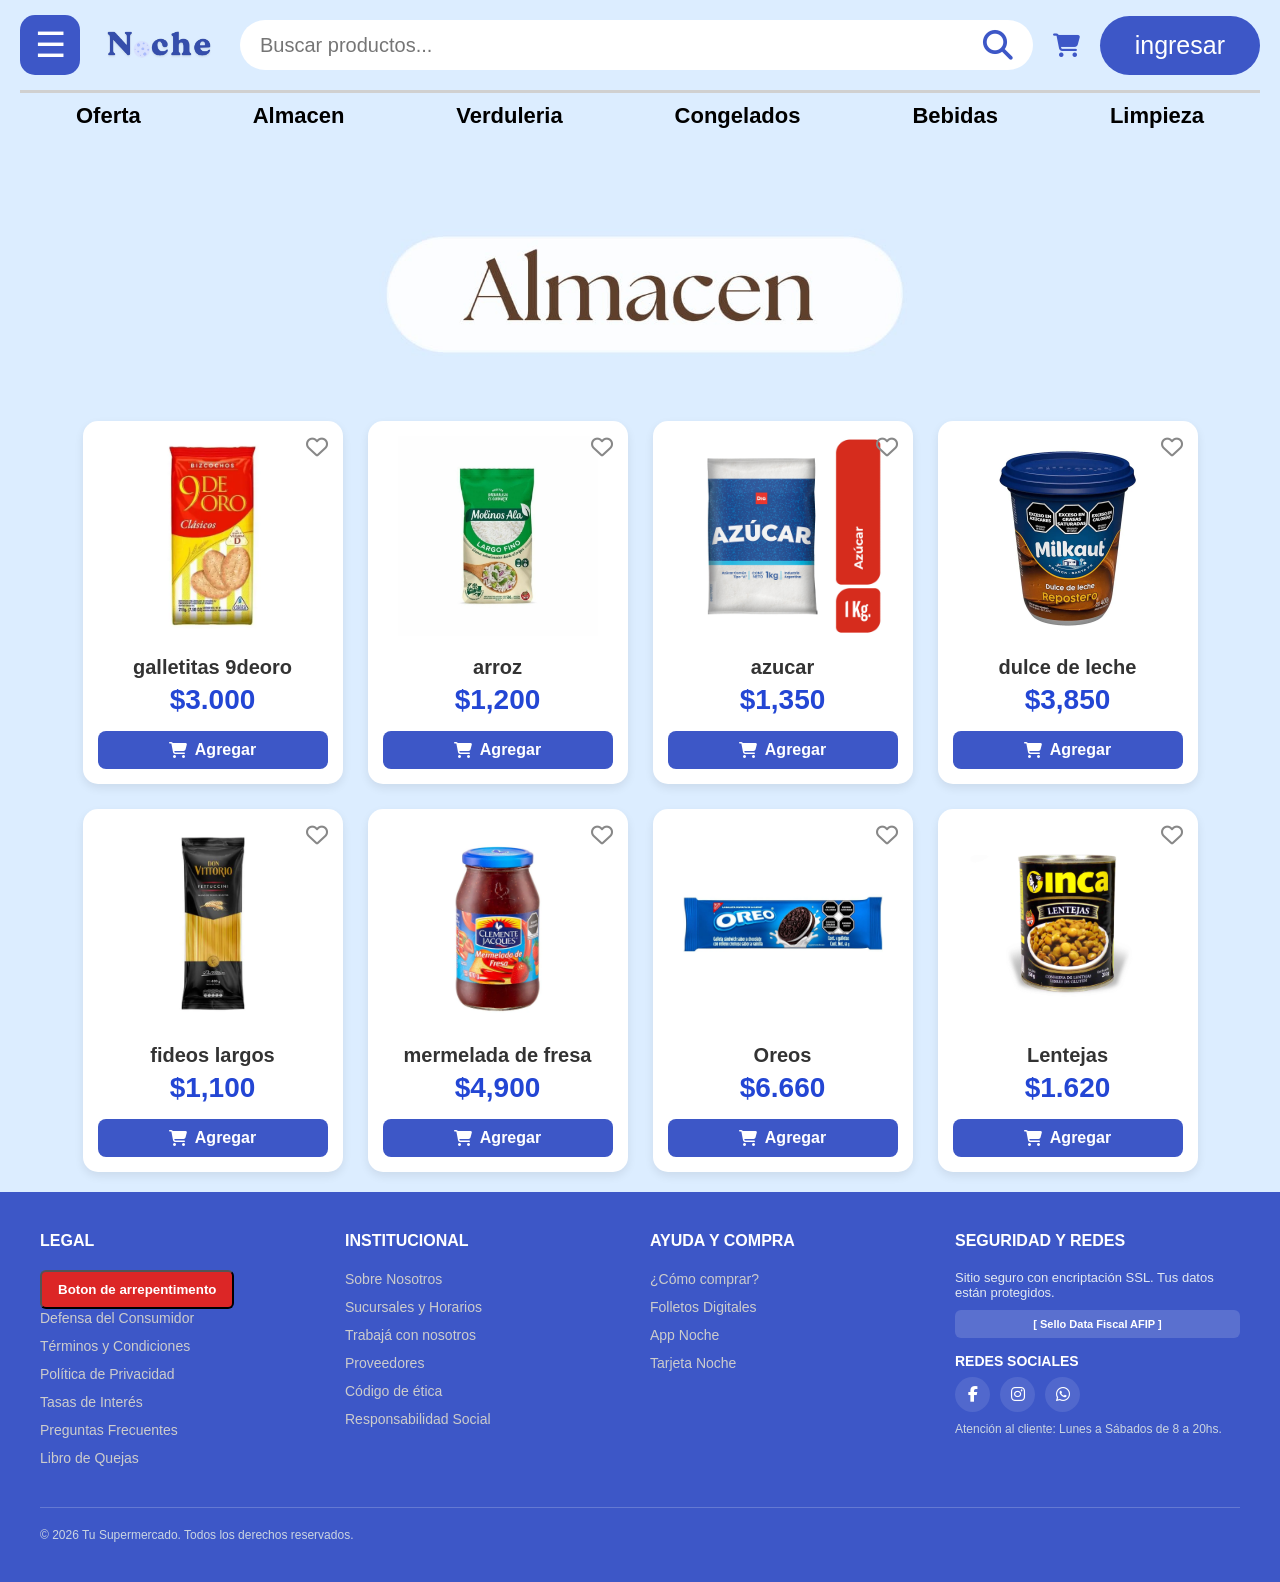
<file: html-ori/almacen.html>
!DOCTYPE html>
<html lang="es">
<head>
    <meta charset="UTF-8">
    <meta name="viewport" content="width=device-width, initial-scale=1.0">
    <title>Almacén</title>
    <link rel="stylesheet" href="https://cdnjs.cloudflare.com/ajax/libs/font-awesome/6.5.1/css/all.min.css">
    <link rel="stylesheet" href="../css/headerymenuyfooter.css">
    <link rel="stylesheet" href="../css/productostargeta.css">
    <link rel="stylesheet" href="../css/modals.css">
    <link rel="stylesheet" href="../css/categorias.css">
</head>
<body>

    
    <div id="menuLateral" class="menu-lateral">
        <span class="cerrar-menu" id="btnCerrar">×</span>
        
        <h2>Menú</h2>
        
        <div class="opcion-menu" id="btnMetodoEntrega">
            <span>Métodos de entrega</span>
            <span>❯</span>
        </div>
        
        <div class="opcion-menu" id="btnAbrirModal">
            <span>Método de pago / Envío</span>
            <span>❯</span>
        </div>

        <div class="opcion-menu">
            <a href="favoritos.html">Favoritos</a>
        </div>

        
        <div class="opcion-menu" id="btnCategorias">
            <span class="categorias-titulo">Categorías</span>
            <span>❯</span>
        </div>

        <div class="otros-servicios">
            <h3>Otros servicios</h3>
            <div class="servicio">
                <i class="fa-solid fa-store"></i> Sucursales
            </div>
            <div class="servicio">
                <i class="fa-solid fa-envelope"></i> Contacto
            </div>
            <div class="servicio">
                <i class="fa-solid fa-phone"></i> 245XXXX
            </div>
            <div class="servicio">
                <i class="fa-brands fa-whatsapp"></i> Contacto por WhatsApp
            </div>
            <div class="servicio">
                <i class="fa-solid fa-clock"></i> Horarios de Atención<br>
                <small>Lunes a Viernes de 9 a 18 hs</small>
            </div>
        </div>
    </div>

    
    
    <div id="megaMenuCategorias" class="menu-overlay">
        <div class="mega-menu-contenido">
            <span class="cerrar-mega-menu" id="cerrarMegaMenu">&times;</span>
            
            <h2><i class="fa-solid fa-store" style="color: #3d57c7;"></i> Explorá nuestras Categorías</h2>

            
            <div class="grid-categorias">
                
                
                <div class="categoria-item">
                    <h3><i class="fa-solid fa-tv"></i> Electro y tecnología</h3>
                    <ul>
                        <li>Smart TV y Soportes</li>
                        <li>Celulares y Accesorios</li>
                        <li>Climatización (Aires y Estufas)</li>
                    </ul>
                </div>

                
                <div class="categoria-item">
                    <h3><i class="fa-solid fa-basket-shopping"></i> Almacén</h3>
                    <ul>
                        <li>Aceites y Vinagres</li>
                        <li>Arroz y Legumbres</li>
                        <li>Fideos y Panificados</li>
                    </ul>
                </div>

                
                <div class="categoria-item">
                    <h3><i class="fa-solid fa-carrot"></i> Verdulería</h3>
                    <ul>
                        <li>Frutas frescas</li>
                        <li>Verduras de hoja</li>
                        <li>Tubérculos y Raíces</li>
                    </ul>
                </div>

                
                <div class="categoria-item">
                    <h3><i class="fa-solid fa-snowflake"></i> Congelados</h3>
                    <ul>
                        <li>Pizzas y Empanadas</li>
                        <li>Hamburguesas y Medallones</li>
                        <li>Verduras congeladas</li>
                    </ul>
                </div>

                
                <div class="categoria-item">
                    <h3><i class="fa-solid fa-wine-glass"></i> Bebidas</h3>
                    <ul>
                        <li>Gaseosas y Aguas</li>
                        <li>Cervezas y Vinos</li>
                        <li>Jugos e Isotónicos</li>
                    </ul>
                </div>

                
                <div class="categoria-item">
                    <h3><i class="fa-solid fa-pump-soap"></i> Limpieza</h3>
                    <ul>
                        <li>Cuidado de la ropa (Jabones)</li>
                        <li>Limpieza de pisos y baños</li>
                        <li>Papeles y Servilletas</li>
                    </ul>
                </div>

            </div>
        </div>
    </div>

    
    <header></header>

    
    <main>
    <img src="../imagenes_en_general/banners_supermercado/almacen.jpeg" class="banner" alt="Banner almacén">
        
        <div class="productos">
            
            
            <div class="card">
                <button class="btn-favorito">
                    <i class="fa-regular fa-heart"></i>
                </button>
                <img src="../imagenes_en_general/imagenes-almacen/9deoro.webp" alt="9deoro">
                <h2>galletitas 9deoro</h2>
                <div class="precio">$3.000</div>
                <button class="btn-carrito">
                    <i class="fa-solid fa-cart-shopping"></i> Agregar
                </button>
            </div>

            
            <div class="card">
                <button class="btn-favorito" title="Guardar en favoritos">
                    <i class="fa-regular fa-heart"></i>
                </button>
                <img src="../imagenes_en_general/imagenes-almacen/arroz.jpg" alt="arrozcomun">
                <h2>arroz</h2>
                <div class="precio">$1,200</div>
                <button class="btn-carrito">
                    <i class="fa-solid fa-cart-shopping"></i> Agregar
                </button>
            </div>

            
            <div class="card">
                <button class="btn-favorito" title="Guardar en favoritos">
                    <i class="fa-regular fa-heart"></i>
                </button>
                <img src="../imagenes_en_general/imagenes-almacen/azucar.jpg" alt="azucar">
                <h2>azucar</h2>
                <div class="precio">$1,350</div>
                <button class="btn-carrito">
                    <i class="fa-solid fa-cart-shopping"></i> Agregar
                </button>
            </div>
            
            <div class="card">
                <button class="btn-favorito">
                    <i class="fa-regular fa-heart"></i>
                </button>
                <img src="../imagenes_en_general/imagenes-almacen/dulcedeleche.webp" alt="dulcedeleche">
                <h2>dulce de leche</h2>
                <div class="precio">$3,850</div>
                <button class="btn-carrito">
                    <i class="fa-solid fa-cart-shopping"></i> Agregar
                </button>
            </div>

            
            <div class="card">
                <button class="btn-favorito" title="Guardar en favoritos">
                    <i class="fa-regular fa-heart"></i>
                </button>
                <img src="../imagenes_en_general/imagenes-almacen/fideolargo.webp" alt="fideolargo">
                <h2>fideos largos</h2>
                <div class="precio">$1,100</div>
                <button class="btn-carrito">
                    <i class="fa-solid fa-cart-shopping"></i> Agregar
                </button>
            </div>

            
            <div class="card">
                <button class="btn-favorito" title="Guardar en favoritos">
                    <i class="fa-regular fa-heart"></i>
                </button>
                <img src="../imagenes_en_general/imagenes-almacen/mermeladadefrutilla.webp" alt="mermeladadefrutilla">
                <h2>mermelada de fresa</h2>
                <div class="precio">$4,900</div>
                <button class="btn-carrito">
                    <i class="fa-solid fa-cart-shopping"></i> Agregar
                </button>
            </div>

            
            <div class="card">
                <button class="btn-favorito" title="Guardar en favoritos">
                    <i class="fa-regular fa-heart"></i>
                </button>
                <img src="../imagenes_en_general/imagenes-almacen/oreo.webp" alt="oreo">
                <h2>Oreos</h2>
                <div class="precio">$6.660</div>
                <button class="btn-carrito">
                    <i class="fa-solid fa-cart-shopping"></i> Agregar
                </button>
            </div>

            
            <div class="card">
                <button class="btn-favorito" title="Guardar en favoritos">
                    <i class="fa-regular fa-heart"></i>
                </button>
                <img src="../imagenes_en_general/imagenes-almacen/lentejas.jpg" alt="lentejas">
                <h2>Lentejas</h2>
                <div class="precio">$1.620</div>
                <button class="btn-carrito">
                    <i class="fa-solid fa-cart-shopping"></i> Agregar
                </button>
            </div>

        </div>
    </main>

    <footer class="mi-footer">
        
        <div class="footer-container">
            
            
            <div class="footer-columna">
                <h3>Legal</h3>
                <ul>
                     <button class="boton-de-arrepentimiento">Boton de arrepentimento</button>
                    <li><a href="#">Defensa del Consumidor</a></li>
                    <li><a href="#">Términos y Condiciones</a></li>
                    <li><a href="#">Política de Privacidad</a></li>
                    <li><a href="#">Tasas de Interés</a></li>
                    <li><a href="#">Preguntas Frecuentes</a></li>
                    <li><a href="#">Libro de Quejas</a></li>
                </ul>
            </div>

            
            <div class="footer-columna">
                <h3>Institucional</h3>
                <ul>
                    <li><a href="#">Sobre Nosotros</a></li>
                    <li><a href="#">Sucursales y Horarios</a></li>
                    <li><a href="#">Trabajá con nosotros</a></li>
                    <li><a href="#">Proveedores</a></li>
                    <li><a href="#">Código de ética</a></li>
                    <li><a href="#">Responsabilidad Social</a></li>
                </ul>
            </div>

            
            <div class="footer-columna">
                <h3>Ayuda y Compra</h3>
                <ul>
                    <li><a href="#">¿Cómo comprar?</a></li>
                    <li><a href="#">Folletos Digitales</a></li>
                    <li><a href="#">App Noche</a></li>
                    <li><a href="#">Tarjeta Noche</a></li>
                </ul>
            </div>

            
            <div class="footer-columna">
                <h3>Seguridad y Redes</h3>
                <p style="font-size: 13px; color: #e2e8f0; margin-bottom: 10px;">
                    Sitio seguro con encriptación SSL. Tus datos están protegidos.
                </p>
                <div style="background: rgba(255,255,255,0.15); padding: 8px; border-radius: 6px; text-align: center; font-size: 11px; color: #fff; font-weight: bold; margin-bottom: 15px;">
                    [ Sello Data Fiscal AFIP ]
                </div>
                
                <h3 style="font-size: 14px; margin-top: 10px; margin-bottom: 8px;">Redes Sociales</h3>
                <div class="footer-redes" style="margin-bottom: 10px;">
                    <a href="#"><i class="fa-brands fa-facebook-f"></i></a>
                    <a href="#"><i class="fa-brands fa-instagram"></i></a>
                    <a href="#"><i class="fa-brands fa-whatsapp"></i></a>
                </div>
                <p style="font-size: 12px; color: #cbd5e1;">
                    Atención al cliente: Lunes a Sábados de 8 a 20hs.
                </p>
            </div>
         
        </div>

        
        <div class="footer-bottom-bar" style="max-width: 1200px; margin: 30px auto 0 auto; padding-top: 20px; border-top: 1px solid rgba(255,255,255,0.2); display: flex; justify-content: space-between; align-items: center; flex-wrap: wrap; gap: 15px;">
            <p style="font-size: 12px; color: #cbd5e1; margin: 0;">
                © 2026 Tu Supermercado. Todos los derechos reservados.
            </p>
        </div>
</footer>
<div id="miModal" class="modal-overlay">
    <div class="modal-contenido">
        <span class="cerrar-modal" id="btnCerrarModal">&times;</span>

        
        <div id="vistaPrincipal" class="modal-vista active">
            <h2><i class="fa-solid fa-wallet" style="color: #3d57c7;"></i> Medios de Pago Disponibles</h2>
            <p>Aboná de forma segura con cualquiera de nuestras opciones habilitadas.</p>

            <div class="opcion-modal" data-target="detalleQr">
                <div style="display: flex; align-items: center; gap: 18px; margin-bottom: 10px;">
                    <i class="fa-solid fa-qrcode" style="font-size: 34px; color: #3d57c7;"></i>
                    <strong style="font-size: 26px; color: #1a1a1a;">Billeteras Virtuales y QR</strong>
                </div>
                <span style="font-size: 18px; color: #555; display: block; margin-left: 52px; font-weight: normal;">
                    Mercado Pago, MODO, Cuenta DNI, Ualá, Personal Pay (QR Interoperable)
                </span>
            </div>

            <div class="opcion-modal" data-target="detalleTarjetas">
                <div style="display: flex; align-items: center; gap: 18px; margin-bottom: 10px;">
                    <i class="fa-solid fa-credit-card" style="font-size: 34px; color: #3d57c7;"></i>
                    <strong style="font-size: 26px; color: #1a1a1a;">Tarjetas de Débito y Crédito</strong>
                </div>
                <span style="font-size: 18px; color: #555; display: block; margin-left: 52px; font-weight: normal;">
                    Visa, Mastercard, American Express, Naranja X, Cabal
                </span>
            </div>

            <div class="opcion-modal" data-target="detalleEfectivo">
                <div style="display: flex; align-items: center; gap: 18px; margin-bottom: 10px;">
                    <i class="fa-solid fa-money-bill-transfer" style="font-size: 34px; color: #3d57c7;"></i>
                    <strong style="font-size: 26px; color: #1a1a1a;">Efectivo / Transferencia Bancaria</strong>
                </div>
                <span style="font-size: 18px; color: #555; display: block; margin-left: 52px; font-weight: normal;">
                    Pesos en efectivo al recibir o transferencia directa online
                </span>
            </div>
        </div>

        
        <div id="detalleQr" class="modal-vista">
            <button class="btn-volver"><i class="fa-solid fa-arrow-left"></i> Volver</button>
            <h2>Billeteras Virtuales y QR</h2>
            <p>Escaneá desde la app de tu preferencia. Aceptamos Mercado Pago, MODO y Cuenta DNI.</p>
            <div style="padding: 20px; background: #f8f9fa; border-radius: 15px;">
                <i class="fa-solid fa-qrcode" style="font-size: 100px; color: #3d57c7;"></i>
                <p style="margin-top: 15px; font-weight: bold;">Alias: TU.ALIAS.AQUI</p>
            </div>
        </div>

        
        <div id="detalleTarjetas" class="modal-vista">
            <button class="btn-volver"><i class="fa-solid fa-arrow-left"></i> Volver</button>
            
            <h2 style="margin-bottom: 5px;"><i class="fa-solid fa-credit-card" style="color: #3d57c7;"></i> Tarjeta de Crédito / Débito</h2>
            <p style="margin-bottom: 25px; font-size: 16px;">Ingresá los datos de tu tarjeta de forma 100% segura.</p>

            <div class="tarjeta-contenedor">
                
                <div class="tarjeta-tarjeta">
                    <div class="tarjeta-header">
                        <span class="chip-tarjeta"></span>
                        <div class="logo-mastercard">
                            <div class="circle red"></div>
                            <div class="circle yellow"></div>
                        </div>
                    </div>
                    
                    <div class="tarjeta-numero" id="previewNumero">•••• •••• •••• ••••</div>
                    
                    <div class="tarjeta-footer">
                        <div class="tarjeta-grupo">
                            <small>Titular</small>
                            <div class="tarjeta-nombre" id="previewNombre">NOMBRE Y APELLIDO</div>
                        </div>
                        <div class="tarjeta-grupo">
                            <small>Vence</small>
                            <div class="tarjeta-vencimiento" id="previewExp">MM/AA</div>
                        </div>
                    </div>
                </div>

                
                <form id="formTarjeta" class="form-tarjeta" onsubmit="event.preventDefault();">
                    <div class="input-grupo">
                        <label for="numeroTarjeta">Número de Tarjeta</label>
                        <div class="input-wrapper">
                            <input type="text" id="numeroTarjeta" placeholder="1234 5678 9101 1121" maxlength="19" required>
                            <i class="fa-brands fa-cc-mastercard icono-input"></i>
                        </div>
                    </div>

                    <div class="input-grupo">
                        <label for="nombreTarjeta">Nombre impreso en la tarjeta</label>
                        <input type="text" id="nombreTarjeta" placeholder="JUAN PEREZ" required>
                    </div>

                    <div class="input-fila">
                        <div class="input-grupo">
                            <label for="expTarjeta">Vencimiento</label>
                            <input type="text" id="expTarjeta" placeholder="MM/AA" maxlength="5" required>
                        </div>
                        <div class="input-grupo">
                            <label for="cvcTarjeta">CVC / CVV</label>
                            <input type="password" id="cvcTarjeta" placeholder="123" maxlength="4" required>
                        </div>
                    </div>

                    <button type="submit" class="btn-pagar">
                        <i class="fa-solid fa-lock"></i> Pagar con Mastercard
                    </button>
                </form>
            </div>
        </div>

        
        <div id="detalleEfectivo" class="modal-vista">
            <button class="btn-volver"><i class="fa-solid fa-arrow-left"></i> Volver</button>
            <h2>Efectivo / Transferencia</h2>
            <p>Datos para transferencia bancaria:</p>
            <div style="text-align: left; background: #f0f4ff; padding: 20px; border-radius: 15px; font-size: 18px;">
                <p style="margin-bottom: 8px;"><strong>CBU:</strong> 0000003100000000000000</p>
                <p style="margin-bottom: 8px;"><strong>Alias:</strong> MI.TIENDA.PAGO</p>
                <p style="margin-bottom: 0;"><strong>Titular:</strong> Mi Empresa S.A.</p>
            </div>
        </div>

    </div>
</div>
</div>
    <div id="modalEntrega" class="modal-overlay-entrega">
        <div class="modal-contenido-entrega">
            <span class="cerrar-modal-entrega">&times;</span>
            <h2><i class="fa-solid fa-truck-fast" style="color: #3d57c7;"></i> Seleccioná tu método de entrega</h2>

            <div class="opcion-entrega">
                <h3><i class="fa-solid fa-house-chimney"></i> Envío a domicilio en franjas horarias</h3>
                <p>Recibís tu compra en tu casa eligiendo un rango de horario específico.</p>
            </div>

            <div class="opcion-entrega">
                <h3><i class="fa-solid fa-bolt"></i> Envío rápido o express</h3>
                <p>Entregas en pocas horas o en minutos para pedidos de menor volumen o urgencias.</p>
            </div>

            <div class="opcion-entrega">
                <h3><i class="fa-solid fa-store"></i> Retiro en tienda (Pick up)</h3>
                <p>Pasás a buscar tu pedido armado por la sucursal sin costo adicional.</p>
            </div>

            <div class="opcion-entrega">
                <h3><i class="fa-solid fa-car-side"></i> Retiro al auto (Drive-thru / Al auto)</h3>
                <p>Te acercas al estacionamiento del supermercado y colocan las compras directamente en tu baúl sin que tengas que bajar.</p>
            </div>
        </div>
    </div>

    
    <script src="../scripts/header.js"></script>
    <script src="../scripts/metododepago.js"></script>
    <script src="../scripts/metododeentrega.js"></script>
    <script src="../scripts/categorias.js"></script>
    
</body>
</html>
</file>
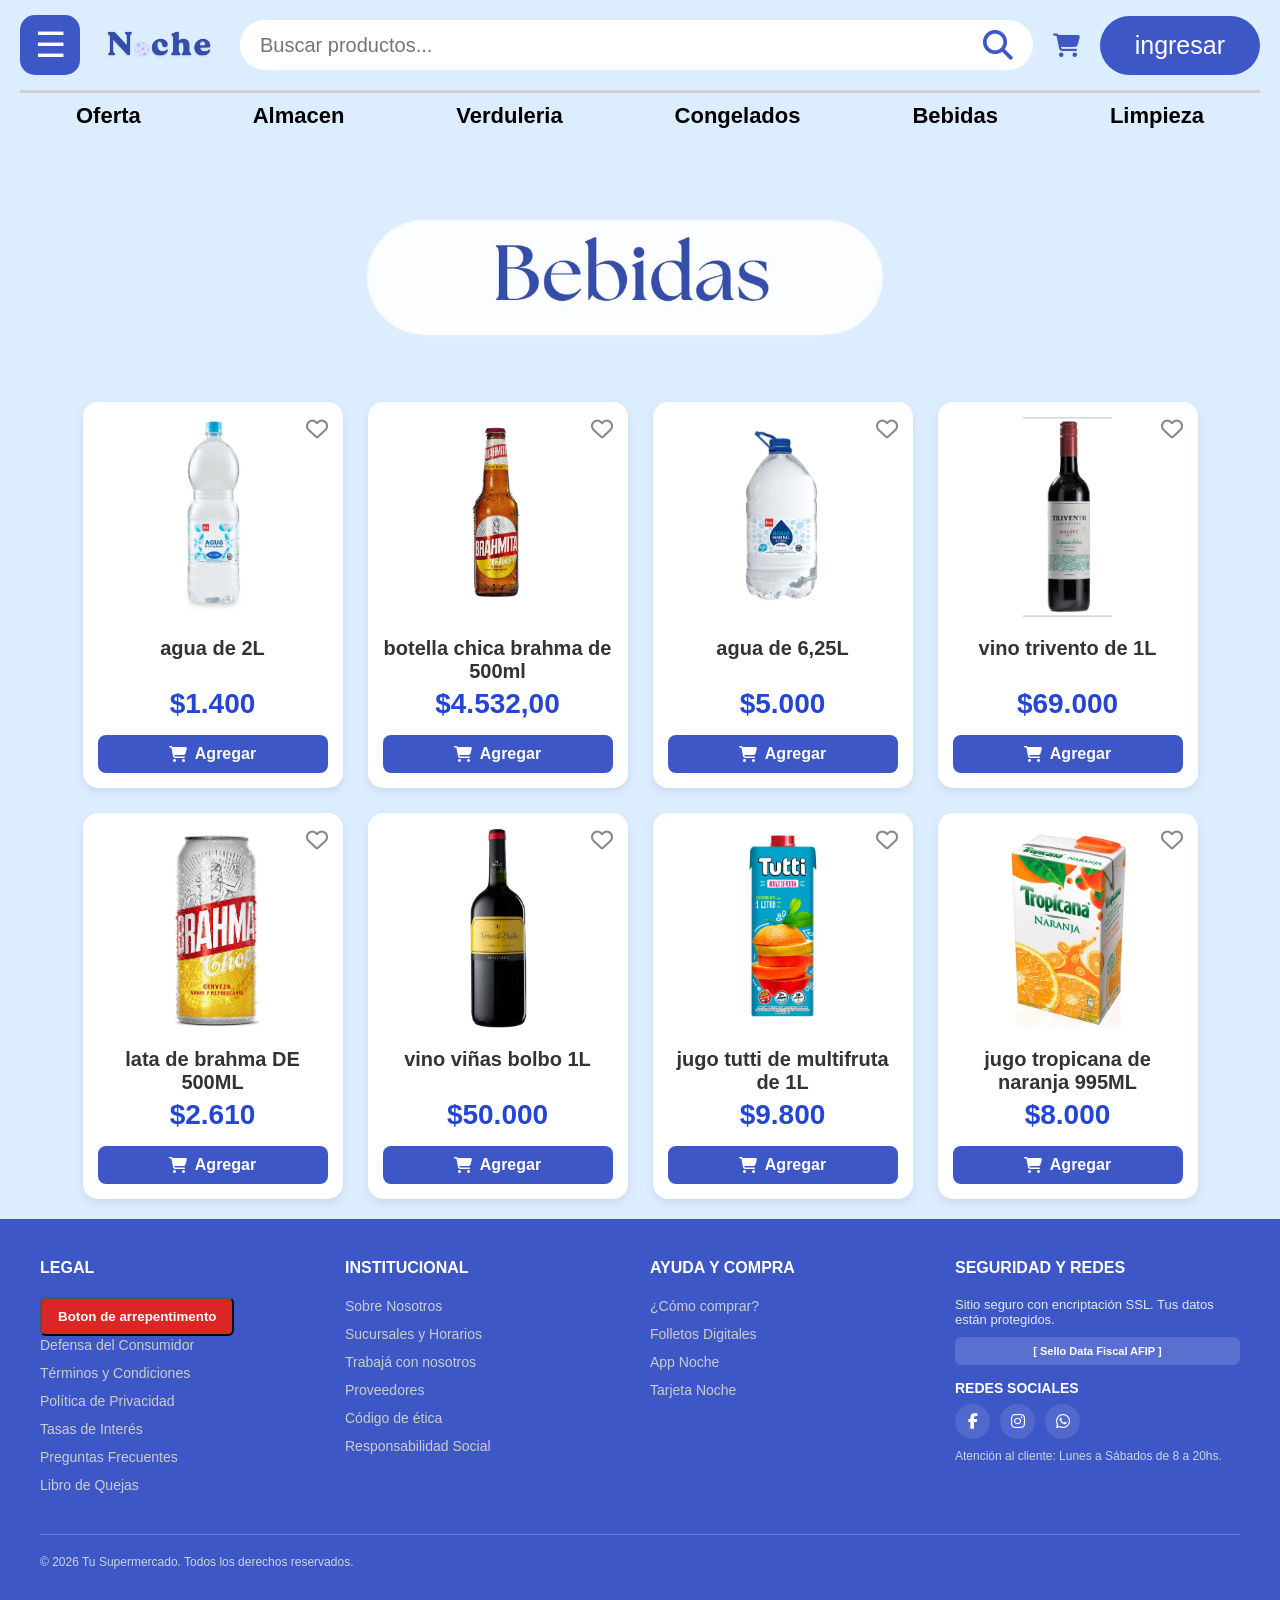
<file: html-ori/bebidas.html>
<!DOCTYPE html>
<html>
    <head>
        <meta charset="UTF-8">
        <meta name="viewport" content="width=device-width,initial-scale=1.0">
        <title>Bebidas</title>
       <link rel="stylesheet" href="https://cdnjs.cloudflare.com/ajax/libs/font-awesome/6.5.1/css/all.min.css">
    <link rel="stylesheet" href="../css/headerymenuyfooter.css">
    <link rel="stylesheet" href="../css/productostargeta.css">
    <link rel="stylesheet" href="../css/modals.css">
    <link rel="stylesheet" href="../css/categorias.css">
    </head>
    <body>
   
    
    <div id="menuLateral" class="menu-lateral">
        <span class="cerrar-menu" id="btnCerrar">×</span>
        
        <h2>Menú</h2>
        
        <div class="opcion-menu" id="btnMetodoEntrega">
            <span>Métodos de entrega</span>
            <span>❯</span>
        </div>
        
        <div class="opcion-menu" id="btnAbrirModal">
            <span>Método de pago / Envío</span>
            <span>❯</span>
        </div>

        <div class="opcion-menu">
            <a href="favoritos.html">Favoritos</a>
        </div>

        
        <div class="opcion-menu" id="btnCategorias">
            <span class="categorias-titulo">Categorías</span>
            <span>❯</span>
        </div>

        <div class="otros-servicios">
            <h3>Otros servicios</h3>
            <div class="servicio">
                <i class="fa-solid fa-store"></i> Sucursales
            </div>
            <div class="servicio">
                <i class="fa-solid fa-envelope"></i> Contacto
            </div>
            <div class="servicio">
                <i class="fa-solid fa-phone"></i> 245XXXX
            </div>
            <div class="servicio">
                <i class="fa-brands fa-whatsapp"></i> Contacto por WhatsApp
            </div>
            <div class="servicio">
                <i class="fa-solid fa-clock"></i> Horarios de Atención<br>
                <small>Lunes a Viernes de 9 a 18 hs</small>
            </div>
        </div>
    </div>

    
    <div id="megaMenuCategorias" class="menu-overlay">
        <div class="mega-menu-contenido">
            <span class="cerrar-mega-menu" id="cerrarMegaMenu">&times;</span>
            
            <h2><i class="fa-solid fa-store" style="color: #3d57c7;"></i> Explorá nuestras Categorías</h2>

            
            <div class="grid-categorias">
                
                
                <div class="categoria-item">
                    <h3><i class="fa-solid fa-tv"></i> Electro y tecnología</h3>
                    <ul>
                        <li>Smart TV y Soportes</li>
                        <li>Celulares y Accesorios</li>
                        <li>Climatización (Aires y Estufas)</li>
                    </ul>
                </div>

                
                <div class="categoria-item">
                    <h3><i class="fa-solid fa-basket-shopping"></i> Almacén</h3>
                    <ul>
                        <li>Aceites y Vinagres</li>
                        <li>Arroz y Legumbres</li>
                        <li>Fideos y Panificados</li>
                    </ul>
                </div>

                
                <div class="categoria-item">
                    <h3><i class="fa-solid fa-carrot"></i> Verdulería</h3>
                    <ul>
                        <li>Frutas frescas</li>
                        <li>Verduras de hoja</li>
                        <li>Tubérculos y Raíces</li>
                    </ul>
                </div>

                
                <div class="categoria-item">
                    <h3><i class="fa-solid fa-snowflake"></i> Congelados</h3>
                    <ul>
                        <li>Pizzas y Empanadas</li>
                        <li>Hamburguesas y Medallones</li>
                        <li>Verduras congeladas</li>
                    </ul>
                </div>

                
                <div class="categoria-item">
                    <h3><i class="fa-solid fa-wine-glass"></i> Bebidas</h3>
                    <ul>
                        <li>Gaseosas y Aguas</li>
                        <li>Cervezas y Vinos</li>
                        <li>Jugos e Isotónicos</li>
                    </ul>
                </div>

                
                <div class="categoria-item">
                    <h3><i class="fa-solid fa-pump-soap"></i> Limpieza</h3>
                    <ul>
                        <li>Cuidado de la ropa (Jabones)</li>
                        <li>Limpieza de pisos y baños</li>
                        <li>Papeles y Servilletas</li>
                    </ul>
                </div>

            </div>
        </div>
    </div>

    
    <header></header>


      <main>
       <img src="../imagenes_en_general/banners_supermercado/bebidas.jpeg" class="banner" alt="Banner bebidas">
    <div class="productos-bebidas">
        
        <div class="card">
            <button class="btn-favorito"><i class="fa-regular fa-heart"></i></button>
            <img src="../imagenes_en_general/imagenesbebidas/agua2l.jpeg">
            <h2>agua de 2L</h2>
            <div class="precio">$1.400</div>
            <button class="btn-carrito"><i class="fa-solid fa-cart-shopping"></i> Agregar</button>
        </div>

        
        <div class="card">
            <button class="btn-favorito"><i class="fa-regular fa-heart"></i></button>
            <img src="../imagenes_en_general/imagenesbebidas/brahmita500ml.jpeg">
            <h2>botella chica brahma de 500ml </h2>
            <div class="precio">$4.532,00</div>
            <button class="btn-carrito"><i class="fa-solid fa-cart-shopping"></i> Agregar</button>
        </div>

        
        <div class="card">
            <button class="btn-favorito"><i class="fa-regular fa-heart"></i></button>
            <img src="../imagenes_en_general/imagenesbebidas/aguade6,25l.jpeg">
            <h2>agua de 6,25L</h2>
            <div class="precio">$5.000</div>
            <button class="btn-carrito"><i class="fa-solid fa-cart-shopping"></i> Agregar</button>
        </div>

        
        <div class="card">
            <button class="btn-favorito"><i class="fa-regular fa-heart"></i></button>
            <img src="../imagenes_en_general/imagenesbebidas/vinotrivento1l.jpeg">
            <h2>vino trivento de 1L</h2>
            <div class="precio">$69.000</div>
            <button class="btn-carrito"><i class="fa-solid fa-cart-shopping"></i> Agregar</button>
        </div>

        
        <div class="card">
            <button class="btn-favorito"><i class="fa-regular fa-heart"></i></button>
            <img src="../imagenes_en_general/imagenesbebidas/latadebrahma500ml.jpeg">
            <h2>lata de brahma DE 500ML</h2>
            <div class="precio">$2.610</div>
            <button class="btn-carrito"><i class="fa-solid fa-cart-shopping"></i> Agregar</button>
        </div>

        
        <div class="card">
            <button class="btn-favorito"><i class="fa-regular fa-heart"></i></button>
            <img src="../imagenes_en_general/imagenesbebidas/vinoviñasdebalbo.jpeg">
            <h2>vino viñas bolbo 1L</h2>
            <div class="precio">$50.000</div>
            <button class="btn-carrito"><i class="fa-solid fa-cart-shopping"></i> Agregar</button>
        </div>

        
        <div class="card">
            <button class="btn-favorito"><i class="fa-regular fa-heart"></i></button>
            <img src="../imagenes_en_general/imagenesbebidas/jugotutti.jpeg">
            <h2>jugo tutti de multifruta de 1L</h2>
            <div class="precio">$9.800</div>
            <button class="btn-carrito"><i class="fa-solid fa-cart-shopping"></i> Agregar</button>
        </div>

        
        <div class="card">
            <button class="btn-favorito"><i class="fa-regular fa-heart"></i></button>
            <img src="../imagenes_en_general/imagenesbebidas/jugotropicana.jpeg">
            <h2>jugo tropicana de naranja 995ML</h2>
            <div class="precio">$8.000</div>
            <button class="btn-carrito"><i class="fa-solid fa-cart-shopping"></i> Agregar</button>
        </div>
    </div>
        
      </main> 
      <footer class="mi-footer">
        
        <div class="footer-container">
            
            
            <div class="footer-columna">
                <h3>Legal</h3>
                <ul>
                     <button class="boton-de-arrepentimiento">Boton de arrepentimento</button>
                    <li><a href="#">Defensa del Consumidor</a></li>
                    <li><a href="#">Términos y Condiciones</a></li>
                    <li><a href="#">Política de Privacidad</a></li>
                    <li><a href="#">Tasas de Interés</a></li>
                    <li><a href="#">Preguntas Frecuentes</a></li>
                    <li><a href="#">Libro de Quejas</a></li>
                </ul>
            </div>

            
            <div class="footer-columna">
                <h3>Institucional</h3>
                <ul>
                    <li><a href="#">Sobre Nosotros</a></li>
                    <li><a href="#">Sucursales y Horarios</a></li>
                    <li><a href="#">Trabajá con nosotros</a></li>
                    <li><a href="#">Proveedores</a></li>
                    <li><a href="#">Código de ética</a></li>
                    <li><a href="#">Responsabilidad Social</a></li>
                </ul>
            </div>

            
            <div class="footer-columna">
                <h3>Ayuda y Compra</h3>
                <ul>
                    <li><a href="#">¿Cómo comprar?</a></li>
                    <li><a href="#">Folletos Digitales</a></li>
                    <li><a href="#">App Noche</a></li>
                    <li><a href="#">Tarjeta Noche</a></li>
                </ul>
            </div>

            
            <div class="footer-columna">
                <h3>Seguridad y Redes</h3>
                <p style="font-size: 13px; color: #e2e8f0; margin-bottom: 10px;">
                    Sitio seguro con encriptación SSL. Tus datos están protegidos.
                </p>
                <div style="background: rgba(255,255,255,0.15); padding: 8px; border-radius: 6px; text-align: center; font-size: 11px; color: #fff; font-weight: bold; margin-bottom: 15px;">
                    [ Sello Data Fiscal AFIP ]
                </div>
                
                <h3 style="font-size: 14px; margin-top: 10px; margin-bottom: 8px;">Redes Sociales</h3>
                <div class="footer-redes" style="margin-bottom: 10px;">
                    <a href="#"><i class="fa-brands fa-facebook-f"></i></a>
                    <a href="#"><i class="fa-brands fa-instagram"></i></a>
                    <a href="#"><i class="fa-brands fa-whatsapp"></i></a>
                </div>
                <p style="font-size: 12px; color: #cbd5e1;">
                    Atención al cliente: Lunes a Sábados de 8 a 20hs.
                </p>
            </div>
         
        </div>

        
        <div class="footer-bottom-bar" style="max-width: 1200px; margin: 30px auto 0 auto; padding-top: 20px; border-top: 1px solid rgba(255,255,255,0.2); display: flex; justify-content: space-between; align-items: center; flex-wrap: wrap; gap: 15px;">
            <p style="font-size: 12px; color: #cbd5e1; margin: 0;">
                © 2026 Tu Supermercado. Todos los derechos reservados.
            </p>
        </div>
</footer>
 <div id="miModal" class="modal-overlay">
        <div class="modal-contenido">
            <span class="cerrar-modal" id="btnCerrarModal">&times;</span>
            
            <h2><i class="fa-solid fa-wallet" style="color: #3d57c7;"></i> Medios de Pago Disponibles</h2>
            <p>Aboná de forma segura con cualquiera de nuestras opciones habilitadas.</p>
            
            <div class="opcion-modal">
                <div style="display: flex; align-items: center; gap: 18px; margin-bottom: 10px;">
                    <i class="fa-solid fa-qrcode" style="font-size: 34px; color: #3d57c7;"></i>
                    <strong style="font-size: 26px; color: #1a1a1a;">Billeteras Virtuales y QR</strong>
                </div>
                <span style="font-size: 18px; color: #555; display: block; margin-left: 52px; font-weight: normal;">
                    Mercado Pago, MODO, Cuenta DNI, Ualá, Personal Pay (QR Interoperable)
                </span>
            </div>
            <div class="opcion-modal">
                <div style="display: flex; align-items: center; gap: 18px; margin-bottom: 10px;">
                    <i class="fa-solid fa-credit-card" style="font-size: 34px; color: #3d57c7;"></i>
                    <strong style="font-size: 26px; color: #1a1a1a;">Tarjetas de Débito y Crédito</strong>
                </div>
                <span style="font-size: 18px; color: #555; display: block; margin-left: 52px; font-weight: normal;">
                    Visa, Mastercard, American Express, Naranja X, Cabal
                </span>
            </div>
            <div class="opcion-modal">
                <div style="display: flex; align-items: center; gap: 18px; margin-bottom: 10px;">
                    <i class="fa-solid fa-money-bill-transfer" style="font-size: 34px; color: #3d57c7;"></i>
                    <strong style="font-size: 26px; color: #1a1a1a;">Efectivo / Transferencia Bancaria</strong>
                </div>
        </div>
    </div>

    
    <div id="modalEntrega" class="modal-overlay-entrega">
        <div class="modal-contenido-entrega">
            <span class="cerrar-modal-entrega">&times;</span>
            <h2><i class="fa-solid fa-truck-fast" style="color: #3d57c7;"></i> Seleccioná tu método de entrega</h2>

            <div class="opcion-entrega">
                <h3><i class="fa-solid fa-house-chimney"></i> Envío a domicilio en franjas horarias</h3>
                <p>Recibís tu compra en tu casa eligiendo un rango de horario específico.</p>
            </div>

            <div class="opcion-entrega">
                <h3><i class="fa-solid fa-bolt"></i> Envío rápido o express</h3>
                <p>Entregas en pocas horas o en minutos para pedidos de menor volumen o urgencias.</p>
            </div>

            <div class="opcion-entrega">
                <h3><i class="fa-solid fa-store"></i> Retiro en tienda (Pick up)</h3>
                <p>Pasás a buscar tu pedido armado por la sucursal sin costo adicional.</p>
            </div>

            <div class="opcion-entrega">
                <h3><i class="fa-solid fa-car-side"></i> Retiro al auto (Drive-thru / Al auto)</h3>
                <p>Te acercas al estacionamiento del supermercado y colocan las compras directamente en tu baúl sin que tengas que bajar.</p>
            </div>
        </div>
    </div>
  <script src="../scripts/header.js"></script>
    <script src="../scripts/metododepago.js"></script>
    <script src="../scripts/metododeentrega.js"></script>
    <script src="../scripts/categorias.js"></script>
    </body>
</html>
</file>
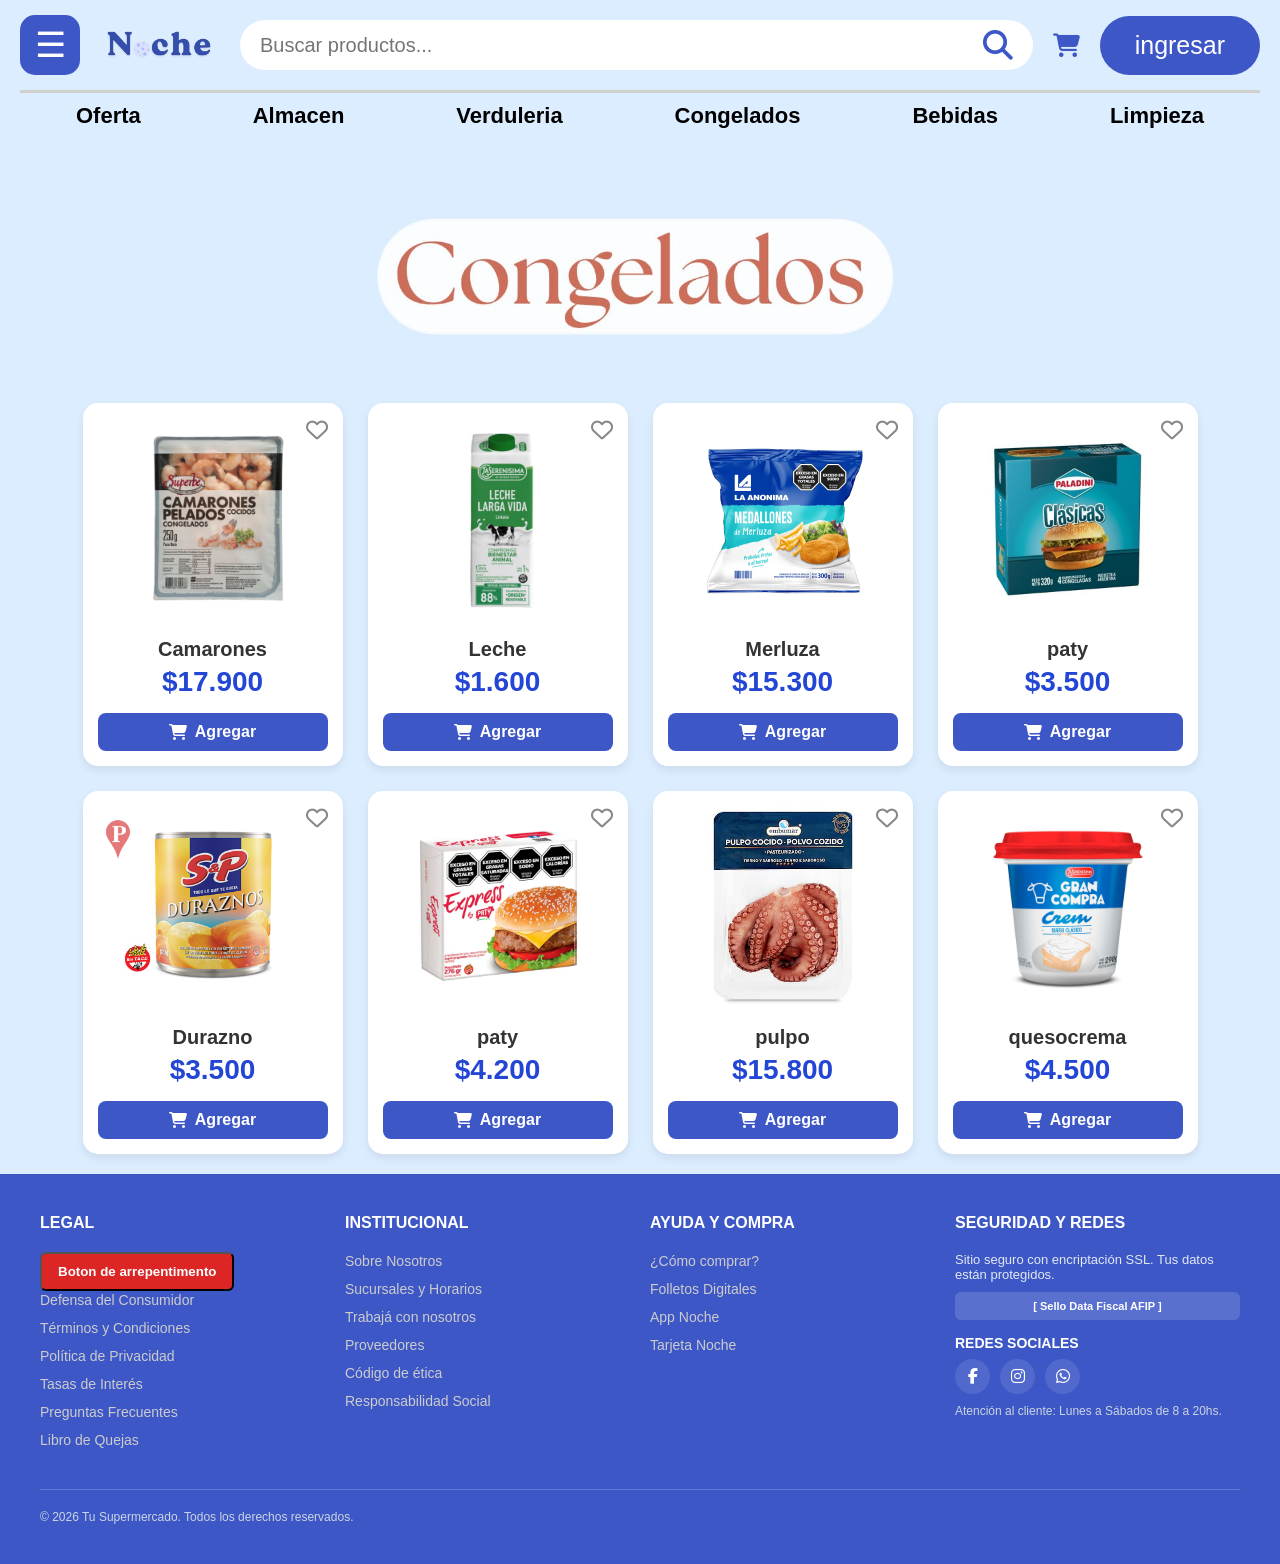
<file: html-ori/congelados.html>
<!DOCTYPE html>
<html>
    <head>
        <meta charset="UTF-8">
        <meta name="viewport" content="width=device-width,initial-scale=1.0">
        <title>congelados</title>
        <link rel="stylesheet" href="https://cdnjs.cloudflare.com/ajax/libs/font-awesome/6.5.1/css/all.min.css">
    <link rel="stylesheet" href="../css/headerymenuyfooter.css">
    <link rel="stylesheet" href="../css/productostargeta.css">
    <link rel="stylesheet" href="../css/modals.css">
    <link rel="stylesheet" href="../css/categorias.css">
    </head>
    <body>
    
    
    <div id="menuLateral" class="menu-lateral">
        <span class="cerrar-menu" id="btnCerrar">×</span>
        
        <h2>Menú</h2>
        
        <div class="opcion-menu" id="btnMetodoEntrega">
            <span>Métodos de entrega</span>
            <span>❯</span>
        </div>
        
        <div class="opcion-menu" id="btnAbrirModal">
            <span>Método de pago / Envío</span>
            <span>❯</span>
        </div>

        <div class="opcion-menu">
            <a href="favoritos.html">Favoritos</a>
        </div>

        
        <div class="opcion-menu" id="btnCategorias">
            <span class="categorias-titulo">Categorías</span>
            <span>❯</span>
        </div>

        <div class="otros-servicios">
            <h3>Otros servicios</h3>
            <div class="servicio">
                <i class="fa-solid fa-store"></i> Sucursales
            </div>
            <div class="servicio">
                <i class="fa-solid fa-envelope"></i> Contacto
            </div>
            <div class="servicio">
                <i class="fa-solid fa-phone"></i> 245XXXX
            </div>
            <div class="servicio">
                <i class="fa-brands fa-whatsapp"></i> Contacto por WhatsApp
            </div>
            <div class="servicio">
                <i class="fa-solid fa-clock"></i> Horarios de Atención<br>
                <small>Lunes a Viernes de 9 a 18 hs</small>
            </div>
        </div>
    </div>

    
    <div id="megaMenuCategorias" class="menu-overlay">
        <div class="mega-menu-contenido">
            <span class="cerrar-mega-menu" id="cerrarMegaMenu">&times;</span>
            
            <h2><i class="fa-solid fa-store" style="color: #3d57c7;"></i> Explorá nuestras Categorías</h2>

            
            <div class="grid-categorias">
                
                
                <div class="categoria-item">
                    <h3><i class="fa-solid fa-tv"></i> Electro y tecnología</h3>
                    <ul>
                        <li>Smart TV y Soportes</li>
                        <li>Celulares y Accesorios</li>
                        <li>Climatización (Aires y Estufas)</li>
                    </ul>
                </div>

                
                <div class="categoria-item">
                    <h3><i class="fa-solid fa-basket-shopping"></i> Almacén</h3>
                    <ul>
                        <li>Aceites y Vinagres</li>
                        <li>Arroz y Legumbres</li>
                        <li>Fideos y Panificados</li>
                    </ul>
                </div>

                
                <div class="categoria-item">
                    <h3><i class="fa-solid fa-carrot"></i> Verdulería</h3>
                    <ul>
                        <li>Frutas frescas</li>
                        <li>Verduras de hoja</li>
                        <li>Tubérculos y Raíces</li>
                    </ul>
                </div>

                
                <div class="categoria-item">
                    <h3><i class="fa-solid fa-snowflake"></i> Congelados</h3>
                    <ul>
                        <li>Pizzas y Empanadas</li>
                        <li>Hamburguesas y Medallones</li>
                        <li>Verduras congeladas</li>
                    </ul>
                </div>

                
                <div class="categoria-item">
                    <h3><i class="fa-solid fa-wine-glass"></i> Bebidas</h3>
                    <ul>
                        <li>Gaseosas y Aguas</li>
                        <li>Cervezas y Vinos</li>
                        <li>Jugos e Isotónicos</li>
                    </ul>
                </div>

                
                <div class="categoria-item">
                    <h3><i class="fa-solid fa-pump-soap"></i> Limpieza</h3>
                    <ul>
                        <li>Cuidado de la ropa (Jabones)</li>
                        <li>Limpieza de pisos y baños</li>
                        <li>Papeles y Servilletas</li>
                    </ul>
                </div>

            </div>
        </div>
    </div>

    
    <header></header>

     <main>
        <img src="../imagenes_en_general/banners_supermercado/congelados.jpeg" class="banner">
       
        <div class="productos">
            
            
            <div class="card">
                <button class="btn-favorito">
                    <i class="fa-regular fa-heart"></i>
                </button>
                <img src="../imagenes_en_general/imagenes-congelados/camarones.jpg" alt="Camarones">
                <h2>Camarones</h2>
                <div class="precio">$17.900</div>
                <button class="btn-carrito">
                    <i class="fa-solid fa-cart-shopping"></i> Agregar
                </button>
            </div>

            
            <div class="card">
                <button class="btn-favorito" title="Guardar en favoritos">
                    <i class="fa-regular fa-heart"></i>
                </button>
                <img src="../imagenes_en_general/imagenes-congelados/lecha.png" alt="leche">
                <h2>Leche</h2>
                <div class="precio">$1.600</div>
                <button class="btn-carrito">
                    <i class="fa-solid fa-cart-shopping"></i> Agregar
                </button>
            </div>

            
            <div class="card">
                <button class="btn-favorito" title="Guardar en favoritos">
                    <i class="fa-regular fa-heart"></i>
                </button>
                <img src="../imagenes_en_general/imagenes-congelados/merluza.jpg" alt="Merluza">
                <h2>Merluza</h2>
                <div class="precio">$15.300</div>
                <button class="btn-carrito">
                    <i class="fa-solid fa-cart-shopping"></i> Agregar
                </button>
            </div>

            
            <div class="card">
                <button class="btn-favorito" title="Guardar en favoritos">
                    <i class="fa-regular fa-heart"></i>
                </button>
                <img src="../imagenes_en_general/imagenes-congelados/paty2.jpg" alt="paty2">
                <h2>paty</h2>
                <div class="precio">$3.500</div>
                <button class="btn-carrito">
                    <i class="fa-solid fa-cart-shopping"></i> Agregar
                </button>
            </div>

            
            <div class="card">
                <button class="btn-favorito" title="Guardar en favoritos">
                    <i class="fa-regular fa-heart"></i>
                </button>
                <img src="../imagenes_en_general/imagenes-congelados/durazno.png" alt="Durazno">
                <h2>Durazno</h2>
                <div class="precio">$3.500</div>
                <button class="btn-carrito">
                    <i class="fa-solid fa-cart-shopping"></i> Agregar
                </button>
            </div>

            
            <div class="card">
                <button class="btn-favorito" title="Guardar en favoritos">
                    <i class="fa-regular fa-heart"></i>
                </button>
                <img src="../imagenes_en_general/imagenes-congelados/paty.webp" alt="Paty">
                <h2>paty</h2>
                <div class="precio">$4.200</div>
                <button class="btn-carrito">
                    <i class="fa-solid fa-cart-shopping"></i> Agregar
                </button>
            </div>

            
            <div class="card">
                <button class="btn-favorito" title="Guardar en favoritos">
                    <i class="fa-regular fa-heart"></i>
                </button>
                <img src="../imagenes_en_general/imagenes-congelados/pulpo.jpg" alt="pulpo">
                <h2>pulpo</h2>
                <div class="precio">$15.800</div>
                <button class="btn-carrito">
                    <i class="fa-solid fa-cart-shopping"></i> Agregar
                </button>
            </div>

            
            <div class="card">
                <button class="btn-favorito" title="Guardar en favoritos">
                    <i class="fa-regular fa-heart"></i>
                </button>
                <img src="../imagenes_en_general/imagenes-congelados/quesocrema.jpg" alt="quesocrema">
                <h2>quesocrema</h2>
                <div class="precio">$4.500</div>
                <button class="btn-carrito">
                    <i class="fa-solid fa-cart-shopping"></i> Agregar
                </button>
            </div>

        </div>
    </main>
     <footer class="mi-footer">
        
        <div class="footer-container">
            
            
            <div class="footer-columna">
                <h3>Legal</h3>
                <ul>
                     <button class="boton-de-arrepentimiento">Boton de arrepentimento</button>
                    <li><a href="#">Defensa del Consumidor</a></li>
                    <li><a href="#">Términos y Condiciones</a></li>
                    <li><a href="#">Política de Privacidad</a></li>
                    <li><a href="#">Tasas de Interés</a></li>
                    <li><a href="#">Preguntas Frecuentes</a></li>
                    <li><a href="#">Libro de Quejas</a></li>
                </ul>
            </div>

            
            <div class="footer-columna">
                <h3>Institucional</h3>
                <ul>
                    <li><a href="#">Sobre Nosotros</a></li>
                    <li><a href="#">Sucursales y Horarios</a></li>
                    <li><a href="#">Trabajá con nosotros</a></li>
                    <li><a href="#">Proveedores</a></li>
                    <li><a href="#">Código de ética</a></li>
                    <li><a href="#">Responsabilidad Social</a></li>
                </ul>
            </div>

            
            <div class="footer-columna">
                <h3>Ayuda y Compra</h3>
                <ul>
                    <li><a href="#">¿Cómo comprar?</a></li>
                    <li><a href="#">Folletos Digitales</a></li>
                    <li><a href="#">App Noche</a></li>
                    <li><a href="#">Tarjeta Noche</a></li>
                </ul>
            </div>

            
            <div class="footer-columna">
                <h3>Seguridad y Redes</h3>
                <p style="font-size: 13px; color: #e2e8f0; margin-bottom: 10px;">
                    Sitio seguro con encriptación SSL. Tus datos están protegidos.
                </p>
                <div style="background: rgba(255,255,255,0.15); padding: 8px; border-radius: 6px; text-align: center; font-size: 11px; color: #fff; font-weight: bold; margin-bottom: 15px;">
                    [ Sello Data Fiscal AFIP ]
                </div>
                
                <h3 style="font-size: 14px; margin-top: 10px; margin-bottom: 8px;">Redes Sociales</h3>
                <div class="footer-redes" style="margin-bottom: 10px;">
                    <a href="#"><i class="fa-brands fa-facebook-f"></i></a>
                    <a href="#"><i class="fa-brands fa-instagram"></i></a>
                    <a href="#"><i class="fa-brands fa-whatsapp"></i></a>
                </div>
                <p style="font-size: 12px; color: #cbd5e1;">
                    Atención al cliente: Lunes a Sábados de 8 a 20hs.
                </p>
            </div>
         
        </div>

        
        <div class="footer-bottom-bar" style="max-width: 1200px; margin: 30px auto 0 auto; padding-top: 20px; border-top: 1px solid rgba(255,255,255,0.2); display: flex; justify-content: space-between; align-items: center; flex-wrap: wrap; gap: 15px;">
            <p style="font-size: 12px; color: #cbd5e1; margin: 0;">
                © 2026 Tu Supermercado. Todos los derechos reservados.
            </p>
        </div>
</footer>
 
    <div id="miModal" class="modal-overlay">
        <div class="modal-contenido">
            <span class="cerrar-modal" id="btnCerrarModal">&times;</span>
            
            <h2><i class="fa-solid fa-wallet" style="color: #3d57c7;"></i> Medios de Pago Disponibles</h2>
            <p>Aboná de forma segura con cualquiera de nuestras opciones habilitadas.</p>
            
            
            <div class="opcion-modal">
                <div style="display: flex; align-items: center; gap: 18px; margin-bottom: 10px;">
                    <i class="fa-solid fa-qrcode" style="font-size: 34px; color: #3d57c7;"></i>
                    <strong style="font-size: 26px; color: #1a1a1a;">Billeteras Virtuales y QR</strong>
                </div>
                <span style="font-size: 18px; color: #555; display: block; margin-left: 52px; font-weight: normal;">
                    Mercado Pago, MODO, Cuenta DNI, Ualá, Personal Pay (QR Interoperable)
                </span>
            </div>

            
            <div class="opcion-modal">
                <div style="display: flex; align-items: center; gap: 18px; margin-bottom: 10px;">
                    <i class="fa-solid fa-credit-card" style="font-size: 34px; color: #3d57c7;"></i>
                    <strong style="font-size: 26px; color: #1a1a1a;">Tarjetas de Débito y Crédito</strong>
                </div>
                <span style="font-size: 18px; color: #555; display: block; margin-left: 52px; font-weight: normal;">
                    Visa, Mastercard, American Express, Naranja X, Cabal
                </span>
            </div>

            
            <div class="opcion-modal">
                <div style="display: flex; align-items: center; gap: 18px; margin-bottom: 10px;">
                    <i class="fa-solid fa-money-bill-transfer" style="font-size: 34px; color: #3d57c7;"></i>
                    <strong style="font-size: 26px; color: #1a1a1a;">Efectivo / Transferencia Bancaria</strong>
                </div>
                <span style="font-size: 18px; color: #555; display: block; margin-left: 52px; font-weight: normal;">
                    Pesos en efectivo al recibir o transferencia directa online
                </span>
            </div>
        </div>
    </div>

    
    <div id="modalEntrega" class="modal-overlay-entrega">
        <div class="modal-contenido-entrega">
            <span class="cerrar-modal-entrega">&times;</span>
            <h2><i class="fa-solid fa-truck-fast" style="color: #3d57c7;"></i> Seleccioná tu método de entrega</h2>

            <div class="opcion-entrega">
                <h3><i class="fa-solid fa-house-chimney"></i> Envío a domicilio en franjas horarias</h3>
                <p>Recibís tu compra en tu casa eligiendo un rango de horario específico.</p>
            </div>

            <div class="opcion-entrega">
                <h3><i class="fa-solid fa-bolt"></i> Envío rápido o express</h3>
                <p>Entregas en pocas horas o en minutos para pedidos de menor volumen o urgencias.</p>
            </div>

            <div class="opcion-entrega">
                <h3><i class="fa-solid fa-store"></i> Retiro en tienda (Pick up)</h3>
                <p>Pasás a buscar tu pedido armado por la sucursal sin costo adicional.</p>
            </div>

            <div class="opcion-entrega">
                <h3><i class="fa-solid fa-car-side"></i> Retiro al auto (Drive-thru / Al auto)</h3>
                <p>Te acercas al estacionamiento del supermercado y colocan las compras directamente en tu baúl sin que tengas que bajar.</p>
            </div>
        </div>
    </div>
      <script src="../scripts/header.js"></script>
    <script src="../scripts/metododepago.js"></script>
    <script src="../scripts/metododeentrega.js"></script>
    <script src="../scripts/categorias.js"></script>
    </body>
</html>
</file>
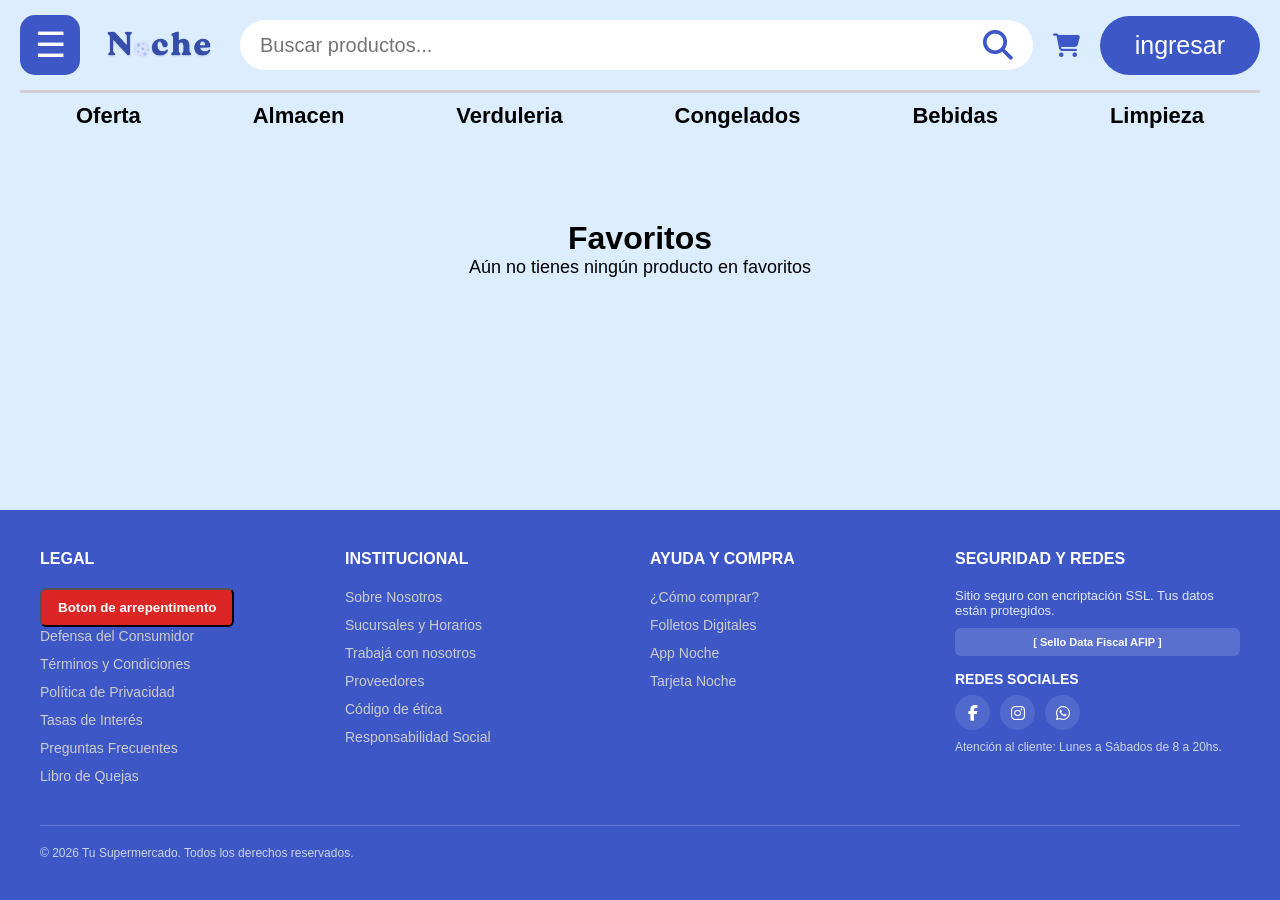
<file: html-ori/favoritos.html>
<!DOCTYPE html>
<html lang="es">
<head>
    <meta charset="UTF-8">
    <meta name="viewport" content="width=device-width, initial-scale=1.0">
    <title>favoritos</title>
    <link rel="stylesheet" href="https://cdnjs.cloudflare.com/ajax/libs/font-awesome/6.5.1/css/all.min.css">
    <link rel="stylesheet" href="../css/headerymenuyfooter.css">
    <link rel="stylesheet" href="../css/modals.css">
    <link rel="stylesheet" href="../css/categorias.css">
   <link rel="stylesheet" href="../css/favoritos.css">

</head>
<body>

    
    <div id="menuLateral" class="menu-lateral">
        <span class="cerrar-menu" id="btnCerrar">×</span>
        
        <h2>Menú</h2>
        
        <div class="opcion-menu" id="btnMetodoEntrega">
            <span>Métodos de entrega</span>
            <span>❯</span>
        </div>
        
        <div class="opcion-menu" id="btnAbrirModal">
            <span>Método de pago / Envío</span>
            <span>❯</span>
        </div>

        <div class="opcion-menu">
            <a href="favoritos.html">Favoritos</a>
        </div>

        
        <div class="opcion-menu" id="btnCategorias">
            <span class="categorias-titulo">Categorías</span>
            <span>❯</span>
        </div>

        <div class="otros-servicios">
            <h3>Otros servicios</h3>
            <div class="servicio">
                <i class="fa-solid fa-store"></i> Sucursales
            </div>
            <div class="servicio">
                <i class="fa-solid fa-envelope"></i> Contacto
            </div>
            <div class="servicio">
                <i class="fa-solid fa-phone"></i> 245XXXX
            </div>
            <div class="servicio">
                <i class="fa-brands fa-whatsapp"></i> Contacto por WhatsApp
            </div>
            <div class="servicio">
                <i class="fa-solid fa-clock"></i> Horarios de Atención<br>
                <small>Lunes a Viernes de 9 a 18 hs</small>
            </div>
        </div>
    </div>

    
    <div id="megaMenuCategorias" class="menu-overlay">
        <div class="mega-menu-contenido">
            <span class="cerrar-mega-menu" id="cerrarMegaMenu">&times;</span>
            
            <h2><i class="fa-solid fa-store" style="color: #3d57c7;"></i> Explorá nuestras Categorías</h2>

            
            <div class="grid-categorias">
                
                
                <div class="categoria-item">
                    <h3><i class="fa-solid fa-tv"></i> Electro y tecnología</h3>
                    <ul>
                        <li>Smart TV y Soportes</li>
                        <li>Celulares y Accesorios</li>
                        <li>Climatización (Aires y Estufas)</li>
                    </ul>
                </div>

                
                <div class="categoria-item">
                    <h3><i class="fa-solid fa-basket-shopping"></i> Almacén</h3>
                    <ul>
                        <li>Aceites y Vinagres</li>
                        <li>Arroz y Legumbres</li>
                        <li>Fideos y Panificados</li>
                    </ul>
                </div>

                
                <div class="categoria-item">
                    <h3><i class="fa-solid fa-carrot"></i> Verdulería</h3>
                    <ul>
                        <li>Frutas frescas</li>
                        <li>Verduras de hoja</li>
                        <li>Tubérculos y Raíces</li>
                    </ul>
                </div>

                
                <div class="categoria-item">
                    <h3><i class="fa-solid fa-snowflake"></i> Congelados</h3>
                    <ul>
                        <li>Pizzas y Empanadas</li>
                        <li>Hamburguesas y Medallones</li>
                        <li>Verduras congeladas</li>
                    </ul>
                </div>

                
                <div class="categoria-item">
                    <h3><i class="fa-solid fa-wine-glass"></i> Bebidas</h3>
                    <ul>
                        <li>Gaseosas y Aguas</li>
                        <li>Cervezas y Vinos</li>
                        <li>Jugos e Isotónicos</li>
                    </ul>
                </div>

                
                <div class="categoria-item">
                    <h3><i class="fa-solid fa-pump-soap"></i> Limpieza</h3>
                    <ul>
                        <li>Cuidado de la ropa (Jabones)</li>
                        <li>Limpieza de pisos y baños</li>
                        <li>Papeles y Servilletas</li>
                    </ul>
                </div>

            </div>
        </div>
    </div>

    
    <header></header>

    <main>
        <div class="seccion-favoritos">
            <h1>Favoritos</h1>
            <p class="mensaje-vacio">Aún no tienes ningún producto en favoritos</p>
        </div>
    </main> 
    
 <footer class="mi-footer">
        
        <div class="footer-container">
            
            
            <div class="footer-columna">
                <h3>Legal</h3>
                <ul>
                     <button class="boton-de-arrepentimiento">Boton de arrepentimento</button>
                    <li><a href="#">Defensa del Consumidor</a></li>
                    <li><a href="#">Términos y Condiciones</a></li>
                    <li><a href="#">Política de Privacidad</a></li>
                    <li><a href="#">Tasas de Interés</a></li>
                    <li><a href="#">Preguntas Frecuentes</a></li>
                    <li><a href="#">Libro de Quejas</a></li>
                </ul>
            </div>

            
            <div class="footer-columna">
                <h3>Institucional</h3>
                <ul>
                    <li><a href="#">Sobre Nosotros</a></li>
                    <li><a href="#">Sucursales y Horarios</a></li>
                    <li><a href="#">Trabajá con nosotros</a></li>
                    <li><a href="#">Proveedores</a></li>
                    <li><a href="#">Código de ética</a></li>
                    <li><a href="#">Responsabilidad Social</a></li>
                </ul>
            </div>

            
            <div class="footer-columna">
                <h3>Ayuda y Compra</h3>
                <ul>
                    <li><a href="#">¿Cómo comprar?</a></li>
                    <li><a href="#">Folletos Digitales</a></li>
                    <li><a href="#">App Noche</a></li>
                    <li><a href="#">Tarjeta Noche</a></li>
                </ul>
            </div>

            
            <div class="footer-columna">
                <h3>Seguridad y Redes</h3>
                <p style="font-size: 13px; color: #e2e8f0; margin-bottom: 10px;">
                    Sitio seguro con encriptación SSL. Tus datos están protegidos.
                </p>
                <div style="background: rgba(255,255,255,0.15); padding: 8px; border-radius: 6px; text-align: center; font-size: 11px; color: #fff; font-weight: bold; margin-bottom: 15px;">
                    [ Sello Data Fiscal AFIP ]
                </div>
                
                <h3 style="font-size: 14px; margin-top: 10px; margin-bottom: 8px;">Redes Sociales</h3>
                <div class="footer-redes" style="margin-bottom: 10px;">
                    <a href="#"><i class="fa-brands fa-facebook-f"></i></a>
                    <a href="#"><i class="fa-brands fa-instagram"></i></a>
                    <a href="#"><i class="fa-brands fa-whatsapp"></i></a>
                </div>
                <p style="font-size: 12px; color: #cbd5e1;">
                    Atención al cliente: Lunes a Sábados de 8 a 20hs.
                </p>
            </div>
         
        </div>

        
        <div class="footer-bottom-bar" style="max-width: 1200px; margin: 30px auto 0 auto; padding-top: 20px; border-top: 1px solid rgba(255,255,255,0.2); display: flex; justify-content: space-between; align-items: center; flex-wrap: wrap; gap: 15px;">
            <p style="font-size: 12px; color: #cbd5e1; margin: 0;">
                © 2026 Tu Supermercado. Todos los derechos reservados.
            </p>
        </div>
</footer>

    <div id="miModal" class="modal-overlay">
        <div class="modal-contenido">
            <span class="cerrar-modal" id="btnCerrarModal">&times;</span>
            <h2><i class="fa-solid fa-wallet" style="color: #3d57c7;"></i> Selecciona una opción</h2>
            <p>Aquí puedes mostrar las opciones de pago o métodos de envío.</p>
            <div class="opcion-modal">
                <i class="fa-solid fa-money-bill-transfer"></i> Efectivo / Transferencia
            </div>
            <div class="opcion-modal">
                <i class="fa-solid fa-credit-card"></i> Tarjeta de Crédito / Débito
            </div>
        </div>
    </div>

    
    <div id="modalEntrega" class="modal-overlay-entrega">
        <div class="modal-contenido-entrega">
            <span class="cerrar-modal-entrega">&times;</span>
            <h2><i class="fa-solid fa-truck-fast" style="color: #3d57c7;"></i> Seleccioná tu método de entrega</h2>

            <div class="opcion-entrega">
                <h3><i class="fa-solid fa-house-chimney"></i> Envío a domicilio en franjas horarias</h3>
                <p>Recibís tu compra en tu casa eligiendo un rango de horario específico.</p>
            </div>

            <div class="opcion-entrega">
                <h3><i class="fa-solid fa-bolt"></i> Envío rápido o express</h3>
                <p>Entregas en pocas horas o en minutos para pedidos de menor volumen o urgencias.</p>
            </div>

            <div class="opcion-entrega">
                <h3><i class="fa-solid fa-store"></i> Retiro en tienda (Pick up)</h3>
                <p>Pasás a buscar tu pedido armado por la sucursal sin costo adicional.</p>
            </div>

            <div class="opcion-entrega">
                <h3><i class="fa-solid fa-car-side"></i> Retiro al auto (Drive-thru / Al auto)</h3>
                <p>Te acercas al estacionamiento del supermercado y colocan las compras directamente en tu baúl sin que tengas que bajar.</p>
            </div>
        </div>
    </div>
    <script src="../scripts/header.js"></script>
    <script src="../scripts/metododepago.js"></script>
    <script src="../scripts/metododeentrega.js"></script>
    <script src="../scripts/categorias.js"></script>
</body>
</html>
</file>
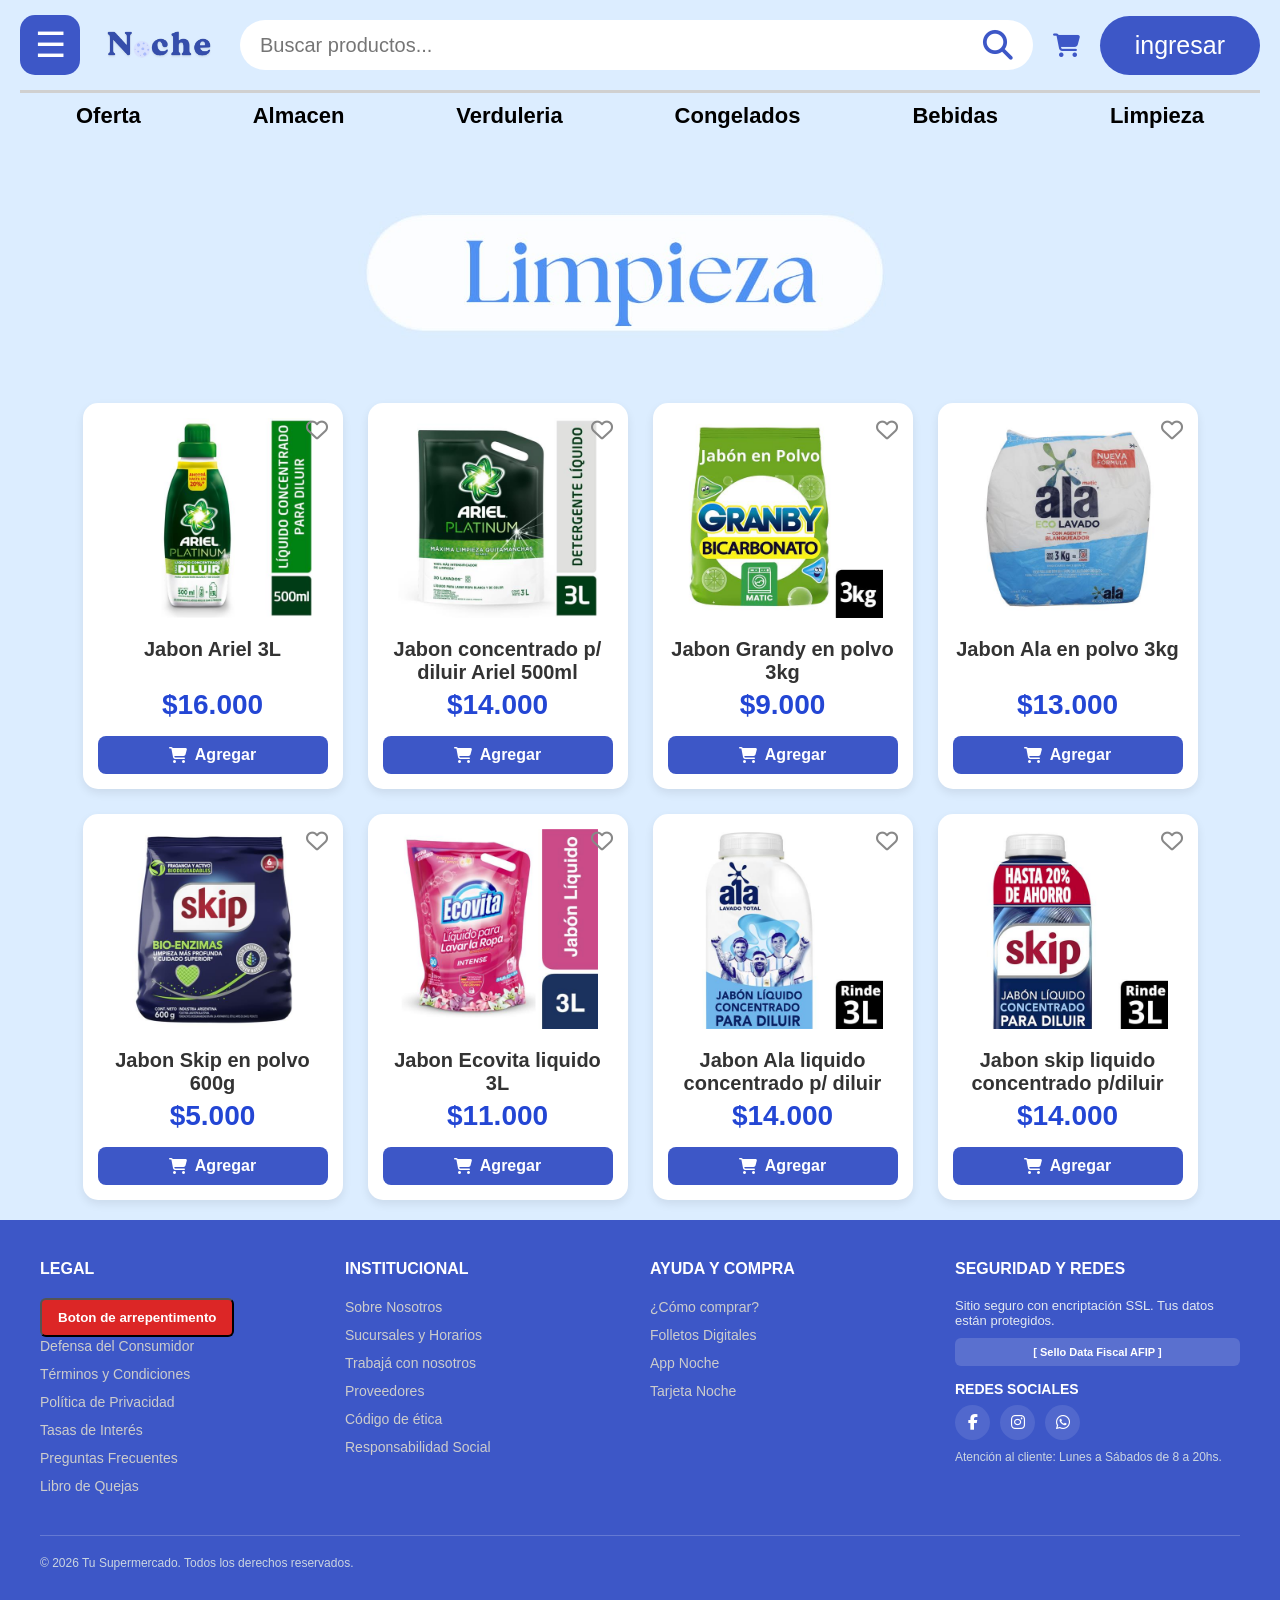
<file: html-ori/limpieza.html>
<!DOCTYPE html>
<html>
    <head>
        <meta charset="UTF-8">
        <meta name="viewport" content="width=device-width,initial-scale=1.0">
        <title>limpieza</title>
         <link rel="stylesheet" href="https://cdnjs.cloudflare.com/ajax/libs/font-awesome/6.5.1/css/all.min.css">
    <link rel="stylesheet" href="../css/headerymenuyfooter.css">
    <link rel="stylesheet" href="../css/productostargeta.css">
    <link rel="stylesheet" href="../css/modals.css">
    <link rel="stylesheet" href="../css/categorias.css">
    </head>
    <body>
     
    
    <div id="menuLateral" class="menu-lateral">
        <span class="cerrar-menu" id="btnCerrar">×</span>
        
        <h2>Menú</h2>
        
        <div class="opcion-menu" id="btnMetodoEntrega">
            <span>Métodos de entrega</span>
            <span>❯</span>
        </div>
        
        <div class="opcion-menu" id="btnAbrirModal">
            <span>Método de pago / Envío</span>
            <span>❯</span>
        </div>

        <div class="opcion-menu">
            <a href="favoritos.html">Favoritos</a>
        </div>

        
        <div class="opcion-menu" id="btnCategorias">
            <span class="categorias-titulo">Categorías</span>
            <span>❯</span>
        </div>

        <div class="otros-servicios">
            <h3>Otros servicios</h3>
            <div class="servicio">
                <i class="fa-solid fa-store"></i> Sucursales
            </div>
            <div class="servicio">
                <i class="fa-solid fa-envelope"></i> Contacto
            </div>
            <div class="servicio">
                <i class="fa-solid fa-phone"></i> 245XXXX
            </div>
            <div class="servicio">
                <i class="fa-brands fa-whatsapp"></i> Contacto por WhatsApp
            </div>
            <div class="servicio">
                <i class="fa-solid fa-clock"></i> Horarios de Atención<br>
                <small>Lunes a Viernes de 9 a 18 hs</small>
            </div>
        </div>
    </div>

    
    <div id="megaMenuCategorias" class="menu-overlay">
        <div class="mega-menu-contenido">
            <span class="cerrar-mega-menu" id="cerrarMegaMenu">&times;</span>
            
            <h2><i class="fa-solid fa-store" style="color: #3d57c7;"></i> Explorá nuestras Categorías</h2>

            
            <div class="grid-categorias">
                
                
                <div class="categoria-item">
                    <h3><i class="fa-solid fa-tv"></i> Electro y tecnología</h3>
                    <ul>
                        <li>Smart TV y Soportes</li>
                        <li>Celulares y Accesorios</li>
                        <li>Climatización (Aires y Estufas)</li>
                    </ul>
                </div>

                
                <div class="categoria-item">
                    <h3><i class="fa-solid fa-basket-shopping"></i> Almacén</h3>
                    <ul>
                        <li>Aceites y Vinagres</li>
                        <li>Arroz y Legumbres</li>
                        <li>Fideos y Panificados</li>
                    </ul>
                </div>

                
                <div class="categoria-item">
                    <h3><i class="fa-solid fa-carrot"></i> Verdulería</h3>
                    <ul>
                        <li>Frutas frescas</li>
                        <li>Verduras de hoja</li>
                        <li>Tubérculos y Raíces</li>
                    </ul>
                </div>

                
                <div class="categoria-item">
                    <h3><i class="fa-solid fa-snowflake"></i> Congelados</h3>
                    <ul>
                        <li>Pizzas y Empanadas</li>
                        <li>Hamburguesas y Medallones</li>
                        <li>Verduras congeladas</li>
                    </ul>
                </div>

                
                <div class="categoria-item">
                    <h3><i class="fa-solid fa-wine-glass"></i> Bebidas</h3>
                    <ul>
                        <li>Gaseosas y Aguas</li>
                        <li>Cervezas y Vinos</li>
                        <li>Jugos e Isotónicos</li>
                    </ul>
                </div>

                
                <div class="categoria-item">
                    <h3><i class="fa-solid fa-pump-soap"></i> Limpieza</h3>
                    <ul>
                        <li>Cuidado de la ropa (Jabones)</li>
                        <li>Limpieza de pisos y baños</li>
                        <li>Papeles y Servilletas</li>
                    </ul>
                </div>

            </div>
        </div>
    </div>

    
    <header></header>

      <main>
    <img src="../imagenes_en_general/banners_supermercado/limpieza.jpeg" class="banner">
    <div class="productos-limpieza">
        
        <div class="card">
            <button class="btn-favorito"><i class="fa-regular fa-heart"></i></button>
            <img src="../imagenes_en_general/imagenes-limpieza/jabon concentrado para diluir ariel 500ml.jpg" class="imagen-producto">
            <h2>Jabon Ariel 3L</h2>
            <div class="precio">$16.000</div>
            <button class="btn-carrito"><i class="fa-solid fa-cart-shopping"></i> Agregar</button>
        </div>

        
        <div class="card">
            <button class="btn-favorito"><i class="fa-regular fa-heart"></i></button>
            <img src="../imagenes_en_general/imagenes-limpieza/jabon ariel 3l.jpg">
            <h2>Jabon concentrado p/ diluir Ariel 500ml</h2>
            <div class="precio">$14.000</div>
            <button class="btn-carrito"><i class="fa-solid fa-cart-shopping"></i> Agregar</button>
        </div>

        
        <div class="card">
            <button class="btn-favorito"><i class="fa-regular fa-heart"></i></button>
            <img src="../imagenes_en_general/imagenes-limpieza/jabon en polvo 3kg granby.jpg">
            <h2>Jabon Grandy en polvo 3kg</h2>
            <div class="precio">$9.000</div>
            <button class="btn-carrito"><i class="fa-solid fa-cart-shopping"></i> Agregar</button>
        </div>

        
        <div class="card">
            <button class="btn-favorito"><i class="fa-regular fa-heart"></i></button>
            <img src="../imagenes_en_general/imagenes-limpieza/jabon en polvo ala 3kg.jpg">
            <h2>Jabon Ala en polvo 3kg</h2>
            <div class="precio">$13.000</div>
            <button class="btn-carrito"><i class="fa-solid fa-cart-shopping"></i> Agregar</button>
        </div>

        
        <div class="card">
            <button class="btn-favorito"><i class="fa-regular fa-heart"></i></button>
            <img src="../imagenes_en_general/imagenes-limpieza/jabon en polvo skip 600g.jpg">
            <h2>Jabon Skip en polvo 600g</h2>
            <div class="precio">$5.000</div>
            <button class="btn-carrito"><i class="fa-solid fa-cart-shopping"></i> Agregar</button>
        </div>

        
        <div class="card">
            <button class="btn-favorito"><i class="fa-regular fa-heart"></i></button>
            <img src="../imagenes_en_general/imagenes-limpieza/jabon liquido 3l ecovita.jpg">
            <h2>Jabon Ecovita liquido 3L</h2>
            <div class="precio">$11.000</div>
            <button class="btn-carrito"><i class="fa-solid fa-cart-shopping"></i> Agregar</button>
        </div>

        
        <div class="card">
            <button class="btn-favorito"><i class="fa-regular fa-heart"></i></button>
            <img src="../imagenes_en_general/imagenes-limpieza/jabon liquido concentrado para diluir ala 3l.jpg">
            <h2>Jabon Ala liquido concentrado p/ diluir </h2>
            <div class="precio">$14.000</div>
            <button class="btn-carrito"><i class="fa-solid fa-cart-shopping"></i> Agregar</button>
        </div>

        
        <div class="card">
            <button class="btn-favorito"><i class="fa-regular fa-heart"></i></button>
            <img src="../imagenes_en_general/imagenes-limpieza/jabon skip 3l.jpg">
            <h2>Jabon skip liquido concentrado p/diluir</h2>
            <div class="precio">$14.000</div>
            <button class="btn-carrito"><i class="fa-solid fa-cart-shopping"></i> Agregar</button>
        </div>
    </div>
    </main>
     <footer class="mi-footer">
        
        <div class="footer-container">
            
            
            <div class="footer-columna">
                <h3>Legal</h3>
                <ul>
                     <button class="boton-de-arrepentimiento">Boton de arrepentimento</button>
                    <li><a href="#">Defensa del Consumidor</a></li>
                    <li><a href="#">Términos y Condiciones</a></li>
                    <li><a href="#">Política de Privacidad</a></li>
                    <li><a href="#">Tasas de Interés</a></li>
                    <li><a href="#">Preguntas Frecuentes</a></li>
                    <li><a href="#">Libro de Quejas</a></li>
                </ul>
            </div>

            
            <div class="footer-columna">
                <h3>Institucional</h3>
                <ul>
                    <li><a href="#">Sobre Nosotros</a></li>
                    <li><a href="#">Sucursales y Horarios</a></li>
                    <li><a href="#">Trabajá con nosotros</a></li>
                    <li><a href="#">Proveedores</a></li>
                    <li><a href="#">Código de ética</a></li>
                    <li><a href="#">Responsabilidad Social</a></li>
                </ul>
            </div>

            
            <div class="footer-columna">
                <h3>Ayuda y Compra</h3>
                <ul>
                    <li><a href="#">¿Cómo comprar?</a></li>
                    <li><a href="#">Folletos Digitales</a></li>
                    <li><a href="#">App Noche</a></li>
                    <li><a href="#">Tarjeta Noche</a></li>
                </ul>
            </div>

            
            <div class="footer-columna">
                <h3>Seguridad y Redes</h3>
                <p style="font-size: 13px; color: #e2e8f0; margin-bottom: 10px;">
                    Sitio seguro con encriptación SSL. Tus datos están protegidos.
                </p>
                <div style="background: rgba(255,255,255,0.15); padding: 8px; border-radius: 6px; text-align: center; font-size: 11px; color: #fff; font-weight: bold; margin-bottom: 15px;">
                    [ Sello Data Fiscal AFIP ]
                </div>
                
                <h3 style="font-size: 14px; margin-top: 10px; margin-bottom: 8px;">Redes Sociales</h3>
                <div class="footer-redes" style="margin-bottom: 10px;">
                    <a href="#"><i class="fa-brands fa-facebook-f"></i></a>
                    <a href="#"><i class="fa-brands fa-instagram"></i></a>
                    <a href="#"><i class="fa-brands fa-whatsapp"></i></a>
                </div>
                <p style="font-size: 12px; color: #cbd5e1;">
                    Atención al cliente: Lunes a Sábados de 8 a 20hs.
                </p>
            </div>
         
        </div>

        
        <div class="footer-bottom-bar" style="max-width: 1200px; margin: 30px auto 0 auto; padding-top: 20px; border-top: 1px solid rgba(255,255,255,0.2); display: flex; justify-content: space-between; align-items: center; flex-wrap: wrap; gap: 15px;">
            <p style="font-size: 12px; color: #cbd5e1; margin: 0;">
                © 2026 Tu Supermercado. Todos los derechos reservados.
            </p>
        </div>
</footer>

    <div id="miModal" class="modal-overlay">
        <div class="modal-contenido">
            <span class="cerrar-modal" id="btnCerrarModal">&times;</span>
            
            <h2><i class="fa-solid fa-wallet" style="color: #3d57c7;"></i> Medios de Pago Disponibles</h2>
            <p>Aboná de forma segura con cualquiera de nuestras opciones habilitadas.</p>
            
            
            <div class="opcion-modal">
                <div style="display: flex; align-items: center; gap: 18px; margin-bottom: 10px;">
                    <i class="fa-solid fa-qrcode" style="font-size: 34px; color: #3d57c7;"></i>
                    <strong style="font-size: 26px; color: #1a1a1a;">Billeteras Virtuales y QR</strong>
                </div>
                <span style="font-size: 18px; color: #555; display: block; margin-left: 52px; font-weight: normal;">
                    Mercado Pago, MODO, Cuenta DNI, Ualá, Personal Pay (QR Interoperable)
                </span>
            </div>

            
            <div class="opcion-modal">
                <div style="display: flex; align-items: center; gap: 18px; margin-bottom: 10px;">
                    <i class="fa-solid fa-credit-card" style="font-size: 34px; color: #3d57c7;"></i>
                    <strong style="font-size: 26px; color: #1a1a1a;">Tarjetas de Débito y Crédito</strong>
                </div>
                <span style="font-size: 18px; color: #555; display: block; margin-left: 52px; font-weight: normal;">
                    Visa, Mastercard, American Express, Naranja X, Cabal
                </span>
            </div>

            
            <div class="opcion-modal">
                <div style="display: flex; align-items: center; gap: 18px; margin-bottom: 10px;">
                    <i class="fa-solid fa-money-bill-transfer" style="font-size: 34px; color: #3d57c7;"></i>
                    <strong style="font-size: 26px; color: #1a1a1a;">Efectivo / Transferencia Bancaria</strong>
                </div>
                <span style="font-size: 18px; color: #555; display: block; margin-left: 52px; font-weight: normal;">
                    Pesos en efectivo al recibir o transferencia directa online
                </span>
            </div>
        </div>
    </div>

    
    <div id="modalEntrega" class="modal-overlay-entrega">
        <div class="modal-contenido-entrega">
            <span class="cerrar-modal-entrega">&times;</span>
            <h2><i class="fa-solid fa-truck-fast" style="color: #3d57c7;"></i> Seleccioná tu método de entrega</h2>

            <div class="opcion-entrega">
                <h3><i class="fa-solid fa-house-chimney"></i> Envío a domicilio en franjas horarias</h3>
                <p>Recibís tu compra en tu casa eligiendo un rango de horario específico.</p>
            </div>

            <div class="opcion-entrega">
                <h3><i class="fa-solid fa-bolt"></i> Envío rápido o express</h3>
                <p>Entregas en pocas horas o en minutos para pedidos de menor volumen o urgencias.</p>
            </div>

            <div class="opcion-entrega">
                <h3><i class="fa-solid fa-store"></i> Retiro en tienda (Pick up)</h3>
                <p>Pasás a buscar tu pedido armado por la sucursal sin costo adicional.</p>
            </div>

            <div class="opcion-entrega">
                <h3><i class="fa-solid fa-car-side"></i> Retiro al auto (Drive-thru / Al auto)</h3>
                <p>Te acercas al estacionamiento del supermercado y colocan las compras directamente en tu baúl sin que tengas que bajar.</p>
            </div>
        </div>
    </div>
        <script src="../scripts/header.js"></script>
    <script src="../scripts/metododepago.js"></script>
    <script src="../scripts/metododeentrega.js"></script>
    <script src="../scripts/categorias.js"></script>
    </body>
</html>
</file>
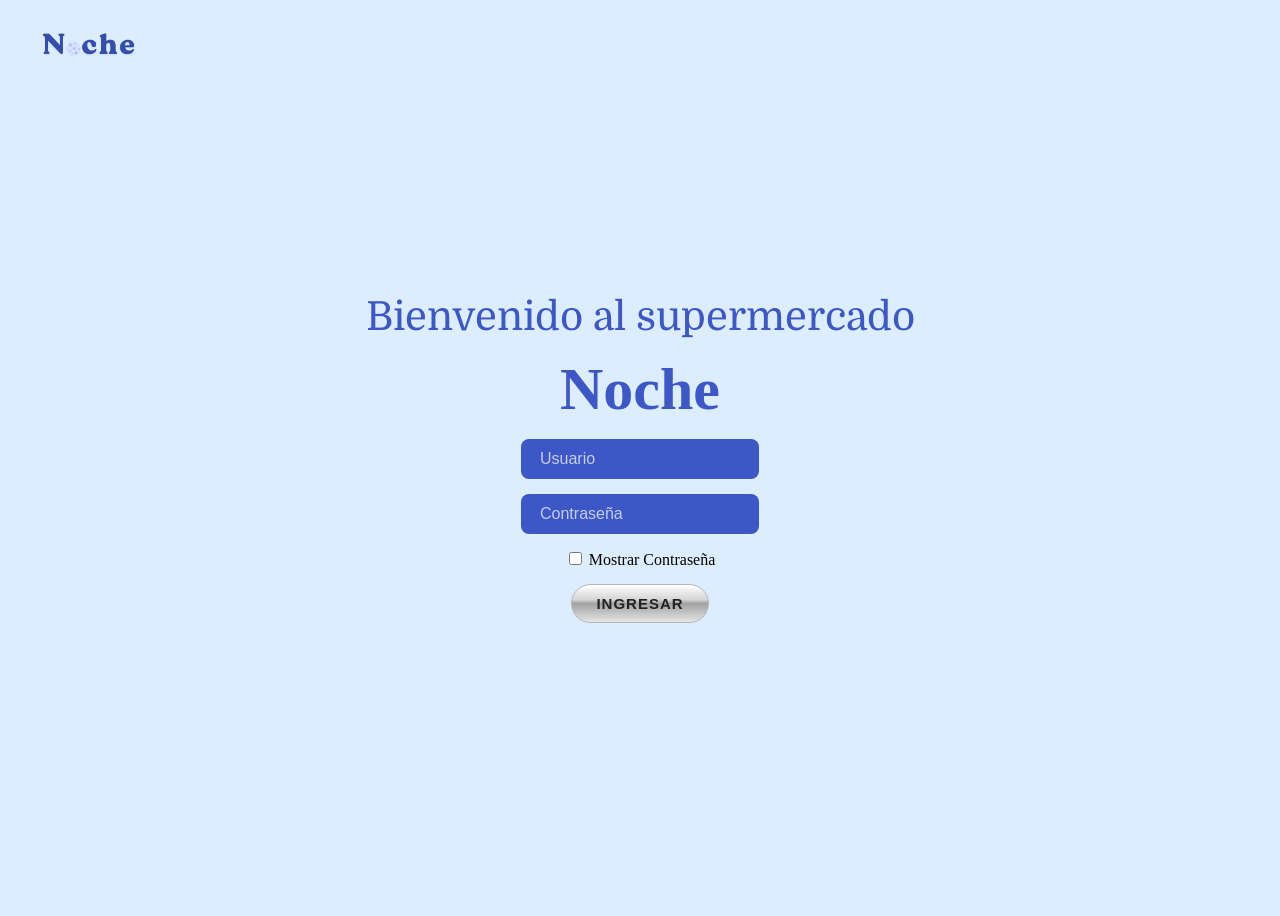
<file: html-ori/login.html>
<!DOCTYPE html>
<html lang="es">
<head>
    <meta charset="UTF-8">
    <meta name="viewport" content="width=device-width, initial-scale=1.0">
    <title>Login</title>
    <link rel="preconnect" href="https://fonts.googleapis.com">
    <link rel="preconnect" href="https://fonts.gstatic.com" crossorigin>
    <link href="https://fonts.googleapis.com/css2?family=Domine:wght@400..700&display=swap" rel="stylesheet">
    
    <script src="https://code.jquery.com/jquery-3.6.0.min.js"></script>
    <link rel="stylesheet" href="../css/login.css">
</head>
<body>
    <form id="frmLogin" onsubmit="iniciarSesion(); return false;">
        <div class="cajitastexto">
            <img src="../imagenes_en_general/imagenes_del_menu/logo.jpeg" alt="LOGO" class="logonoche">
            <div class="iniciarSesion">Bienvenido al supermercado</div>
            <div class="noche">Noche</div>

            <input class="cajatexto" id="usuario" placeholder="Usuario" required>

            
            <input class="cajatexto" type="password" id="contrasena" placeholder="Contraseña" required>

            
            <div class="opcion-mostrar">
                <input type="checkbox" id="mostrar_contrasena" title="Clic para mostrar contraseña">
                <label for="mostrar_contrasena">Mostrar Contraseña</label>
            </div>

            <button type="submit" class="ingresar">Ingresar</button>
        </div>
    </form>

    <script src="../scripts/login.js"></script>
</body>
</html>
</file>
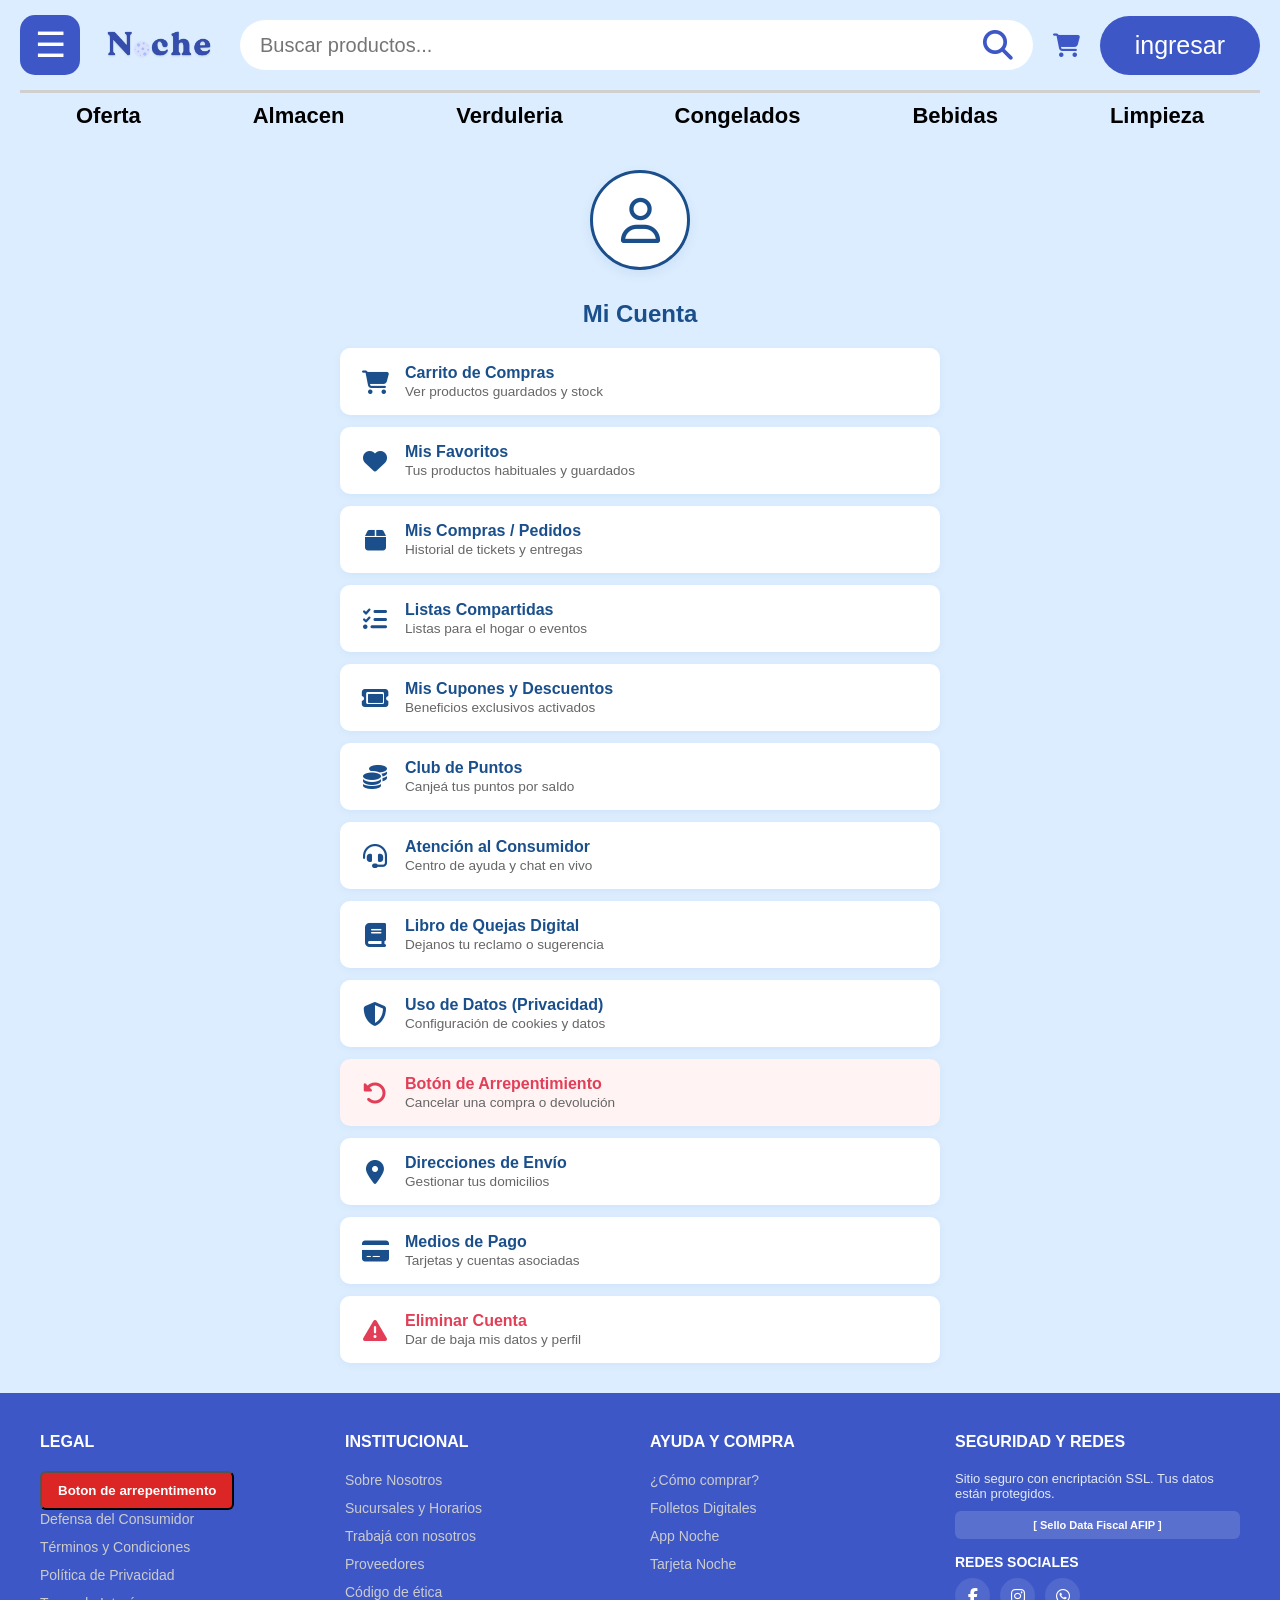
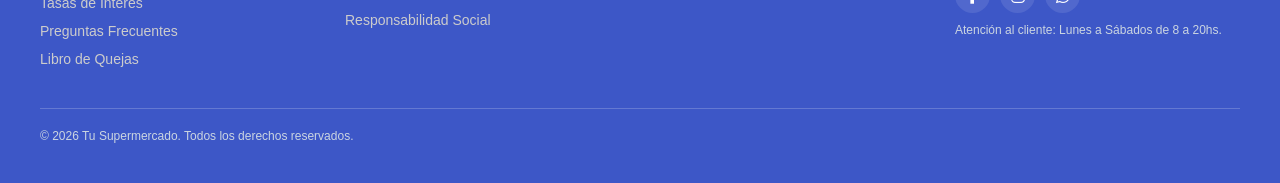
<file: html-ori/perfildeusuario.html>
<!DOCTYPE html>
<html lang="es">
<head>
    <meta charset="UTF-8">
    <meta name="viewport" content="width=device-width, initial-scale=1.0">
    <title>Mi Perfil - Supermercado Noche</title>
    <link rel="stylesheet" href="https://cdnjs.cloudflare.com/ajax/libs/font-awesome/6.5.1/css/all.min.css">
    <link rel="stylesheet" href="../css/headerymenuyfooter.css">
    <link rel="stylesheet" href="../css/perfildeusuario.css">
    <link rel="stylesheet" href="../css/modals.css">
    <link rel="stylesheet" href="../css/categorias.css">
    

</head>
<body>

    
    <div id="menuLateral" class="menu-lateral">
        <span class="cerrar-menu" id="btnCerrar">×</span>
        
        <h2>Menú</h2>
        
        <div class="opcion-menu" id="btnMetodoEntrega">
            <span>Métodos de entrega</span>
            <span>❯</span>
        </div>
        
        <div class="opcion-menu" id="btnAbrirModal">
            <span>Método de pago / Envío</span>
            <span>❯</span>
        </div>

        <div class="opcion-menu">
            <a href="favoritos.html">Favoritos</a>
        </div>

        
        <div class="opcion-menu" id="btnCategorias">
            <span class="categorias-titulo">Categorías</span>
            <span>❯</span>
        </div>

        <div class="otros-servicios">
            <h3>Otros servicios</h3>
            <div class="servicio">
                <i class="fa-solid fa-store"></i> Sucursales
            </div>
            <div class="servicio">
                <i class="fa-solid fa-envelope"></i> Contacto
            </div>
            <div class="servicio">
                <i class="fa-solid fa-phone"></i> 245XXXX
            </div>
            <div class="servicio">
                <i class="fa-brands fa-whatsapp"></i> Contacto por WhatsApp
            </div>
            <div class="servicio">
                <i class="fa-solid fa-clock"></i> Horarios de Atención<br>
                <small>Lunes a Viernes de 9 a 18 hs</small>
            </div>
        </div>
    </div>

    
    <div id="megaMenuCategorias" class="menu-overlay">
        <div class="mega-menu-contenido">
            <span class="cerrar-mega-menu" id="cerrarMegaMenu">&times;</span>
            
            <h2><i class="fa-solid fa-store" style="color: #3d57c7;"></i> Explorá nuestras Categorías</h2>

            <div class="grid-categorias">
                <div class="categoria-item">
                    <h3><i class="fa-solid fa-tv"></i> Electro y tecnología</h3>
                    <ul>
                        <li>Smart TV y Soportes</li>
                        <li>Celulares y Accesorios</li>
                        <li>Climatización (Aires y Estufas)</li>
                    </ul>
                </div>

                <div class="categoria-item">
                    <h3><i class="fa-solid fa-basket-shopping"></i> Almacén</h3>
                    <ul>
                        <li>Aceites y Vinagres</li>
                        <li>Arroz y Legumbres</li>
                        <li>Fideos y Panificados</li>
                    </ul>
                </div>

                <div class="categoria-item">
                    <h3><i class="fa-solid fa-carrot"></i> Verdulería</h3>
                    <ul>
                        <li>Frutas frescas</li>
                        <li>Verduras de hoja</li>
                        <li>Tubérculos y Raíces</li>
                    </ul>
                </div>

                <div class="categoria-item">
                    <h3><i class="fa-solid fa-snowflake"></i> Congelados</h3>
                    <ul>
                        <li>Pizzas y Empanadas</li>
                        <li>Hamburguesas y Medallones</li>
                        <li>Verduras congeladas</li>
                    </ul>
                </div>

                <div class="categoria-item">
                    <h3><i class="fa-solid fa-wine-glass"></i> Bebidas</h3>
                    <ul>
                        <li>Gaseosas y Aguas</li>
                        <li>Cervezas y Vinos</li>
                        <li>Jugos e Isotónicos</li>
                    </ul>
                </div>

                <div class="categoria-item">
                    <h3><i class="fa-solid fa-pump-soap"></i> Limpieza</h3>
                    <ul>
                        <li>Cuidado de la ropa (Jabones)</li>
                        <li>Limpieza de pisos y baños</li>
                        <li>Papeles y Servilletas</li>
                    </ul>
                </div>
            </div>
        </div>
    </div>

    
    <header></header>

    
    <main style="padding: 30px 20px;">
        <div class="container">
        
        <div class="user-avatar-container">
            <div class="user-avatar-circle">
                <i class="fa-regular fa-user"></i>
            </div>
        </div>
    </div>
        <div class="container" style="max-width: 600px; margin: 0 auto;">
            <h1 class="page-title" style="font-size: 1.5rem; color: #1a4f8b; margin-bottom: 20px; text-align: center; font-weight: bold;">Mi Cuenta</h1>

            <div class="menu-list" style="display: flex; flex-direction: column; gap: 12px;">
                <a href="#" class="menu-item">
                    <i class="fa-solid fa-cart-shopping icon"></i>
                    <div class="info">
                        <h3>Carrito de Compras</h3>
                        <p>Ver productos guardados y stock</p>
                    </div>
                </a>

                <a href="#" class="menu-item">
                    <i class="fa-solid fa-heart icon"></i>
                    <div class="info">
                        <h3>Mis Favoritos</h3>
                        <p>Tus productos habituales y guardados</p>
                    </div>
                </a>

                <a href="#" class="menu-item">
                    <i class="fa-solid fa-box icon"></i>
                    <div class="info">
                        <h3>Mis Compras / Pedidos</h3>
                        <p>Historial de tickets y entregas</p>
                    </div>
                </a>

                <a href="#" class="menu-item">
                    <i class="fa-solid fa-list-check icon"></i>
                    <div class="info">
                        <h3>Listas Compartidas</h3>
                        <p>Listas para el hogar o eventos</p>
                    </div>
                </a>

                <a href="#" class="menu-item">
                    <i class="fa-solid fa-ticket icon"></i>
                    <div class="info">
                        <h3>Mis Cupones y Descuentos</h3>
                        <p>Beneficios exclusivos activados</p>
                    </div>
                </a>

                <a href="#" class="menu-item">
                    <i class="fa-solid fa-coins icon"></i>
                    <div class="info">
                        <h3>Club de Puntos</h3>
                        <p>Canjeá tus puntos por saldo</p>
                    </div>
                </a>

                <a href="#" class="menu-item">
                    <i class="fa-solid fa-headset icon"></i>
                    <div class="info">
                        <h3>Atención al Consumidor</h3>
                        <p>Centro de ayuda y chat en vivo</p>
                    </div>
                </a>

                <a href="#" class="menu-item">
                    <i class="fa-solid fa-book icon"></i>
                    <div class="info">
                        <h3>Libro de Quejas Digital</h3>
                        <p>Dejanos tu reclamo o sugerencia</p>
                    </div>
                </a>

                <a href="#" class="menu-item">
                    <i class="fa-solid fa-shield-halved icon"></i>
                    <div class="info">
                        <h3>Uso de Datos (Privacidad)</h3>
                        <p>Configuración de cookies y datos</p>
                    </div>
                </a>

                <a href="#" class="menu-item regret">
                    <i class="fa-solid fa-rotate-left icon"></i>
                    <div class="info">
                        <h3>Botón de Arrepentimiento</h3>
                        <p>Cancelar una compra o devolución</p>
                    </div>
                </a>

                <a href="#" class="menu-item">
                    <i class="fa-solid fa-location-dot icon"></i>
                    <div class="info">
                        <h3>Direcciones de Envío</h3>
                        <p>Gestionar tus domicilios</p>
                    </div>
                </a>

                <a href="#" class="menu-item">
                    <i class="fa-solid fa-credit-card icon"></i>
                    <div class="info">
                        <h3>Medios de Pago</h3>
                        <p>Tarjetas y cuentas asociadas</p>
                    </div>
                </a>

                <a href="#" class="menu-item danger">
                    <i class="fa-solid fa-triangle-exclamation icon"></i>
                    <div class="info">
                        <h3>Eliminar Cuenta</h3>
                        <p>Dar de baja mis datos y perfil</p>
                    </div>
                </a>
            </div>
        </div>
    </main>

    
     <footer class="mi-footer">
        
        <div class="footer-container">
            
            
            <div class="footer-columna">
                <h3>Legal</h3>
                <ul>
                     <button class="boton-de-arrepentimiento">Boton de arrepentimento</button>
                    <li><a href="#">Defensa del Consumidor</a></li>
                    <li><a href="#">Términos y Condiciones</a></li>
                    <li><a href="#">Política de Privacidad</a></li>
                    <li><a href="#">Tasas de Interés</a></li>
                    <li><a href="#">Preguntas Frecuentes</a></li>
                    <li><a href="#">Libro de Quejas</a></li>
                </ul>
            </div>

            
            <div class="footer-columna">
                <h3>Institucional</h3>
                <ul>
                    <li><a href="#">Sobre Nosotros</a></li>
                    <li><a href="#">Sucursales y Horarios</a></li>
                    <li><a href="#">Trabajá con nosotros</a></li>
                    <li><a href="#">Proveedores</a></li>
                    <li><a href="#">Código de ética</a></li>
                    <li><a href="#">Responsabilidad Social</a></li>
                </ul>
            </div>

            
            <div class="footer-columna">
                <h3>Ayuda y Compra</h3>
                <ul>
                    <li><a href="#">¿Cómo comprar?</a></li>
                    <li><a href="#">Folletos Digitales</a></li>
                    <li><a href="#">App Noche</a></li>
                    <li><a href="#">Tarjeta Noche</a></li>
                </ul>
            </div>

            
            <div class="footer-columna">
                <h3>Seguridad y Redes</h3>
                <p style="font-size: 13px; color: #e2e8f0; margin-bottom: 10px;">
                    Sitio seguro con encriptación SSL. Tus datos están protegidos.
                </p>
                <div style="background: rgba(255,255,255,0.15); padding: 8px; border-radius: 6px; text-align: center; font-size: 11px; color: #fff; font-weight: bold; margin-bottom: 15px;">
                    [ Sello Data Fiscal AFIP ]
                </div>
                
                <h3 style="font-size: 14px; margin-top: 10px; margin-bottom: 8px;">Redes Sociales</h3>
                <div class="footer-redes" style="margin-bottom: 10px;">
                    <a href="#"><i class="fa-brands fa-facebook-f"></i></a>
                    <a href="#"><i class="fa-brands fa-instagram"></i></a>
                    <a href="#"><i class="fa-brands fa-whatsapp"></i></a>
                </div>
                <p style="font-size: 12px; color: #cbd5e1;">
                    Atención al cliente: Lunes a Sábados de 8 a 20hs.
                </p>
            </div>
         
        </div>

        
        <div class="footer-bottom-bar" style="max-width: 1200px; margin: 30px auto 0 auto; padding-top: 20px; border-top: 1px solid rgba(255,255,255,0.2); display: flex; justify-content: space-between; align-items: center; flex-wrap: wrap; gap: 15px;">
            <p style="font-size: 12px; color: #cbd5e1; margin: 0;">
                © 2026 Tu Supermercado. Todos los derechos reservados.
            </p>
        </div>
</footer>
    
    <div id="miModal" class="modal-overlay">
        <div class="modal-contenido">
            <span class="cerrar-modal" id="btnCerrarModal">&times;</span>
            <h2><i class="fa-solid fa-wallet" style="color: #3d57c7;"></i> Selecciona una opción</h2>
            <p>Aquí puedes mostrar las opciones de pago o métodos de envío.</p>
            <div class="opcion-modal">
                <i class="fa-solid fa-money-bill-transfer"></i> Efectivo / Transferencia
            </div>
            <div class="opcion-modal">
                <i class="fa-solid fa-credit-card"></i> Tarjeta de Crédito / Débito
            </div>
        </div>
    </div>

    
    <div id="modalEntrega" class="modal-overlay-entrega">
        <div class="modal-contenido-entrega">
            <span class="cerrar-modal-entrega">&times;</span>
            <h2><i class="fa-solid fa-truck-fast" style="color: #3d57c7;"></i> Seleccioná tu método de entrega</h2>

            <div class="opcion-entrega">
                <h3><i class="fa-solid fa-house-chimney"></i> Envío a domicilio en franjas horarias</h3>
                <p>Recibís tu compra en tu casa eligiendo un rango de horario específico.</p>
            </div>

            <div class="opcion-entrega">
                <h3><i class="fa-solid fa-bolt"></i> Envío rápido o express</h3>
                <p>Entregas en pocas horas o en minutos para pedidos de menor volumen o urgencias.</p>
            </div>

            <div class="opcion-entrega">
                <h3><i class="fa-solid fa-store"></i> Retiro en tienda (Pick up)</h3>
                <p>Pasás a buscar tu pedido armado por la sucursal sin costo adicional.</p>
            </div>

            <div class="opcion-entrega">
                <h3><i class="fa-solid fa-car-side"></i> Retiro al auto (Drive-thru / Al auto)</h3>
                <p>Te acercas al estacionamiento del supermercado y colocan las compras directamente en tu baúl sin que tengas que bajar.</p>
            </div>
        </div>
    </div>

    
    <script src="../scripts/header.js"></script>
    <script src="../scripts/metododepago.js"></script>
    <script src="../scripts/metododeentrega.js"></script>
    <script src="../scripts/categorias.js"></script>
</body>
</html>
</file>
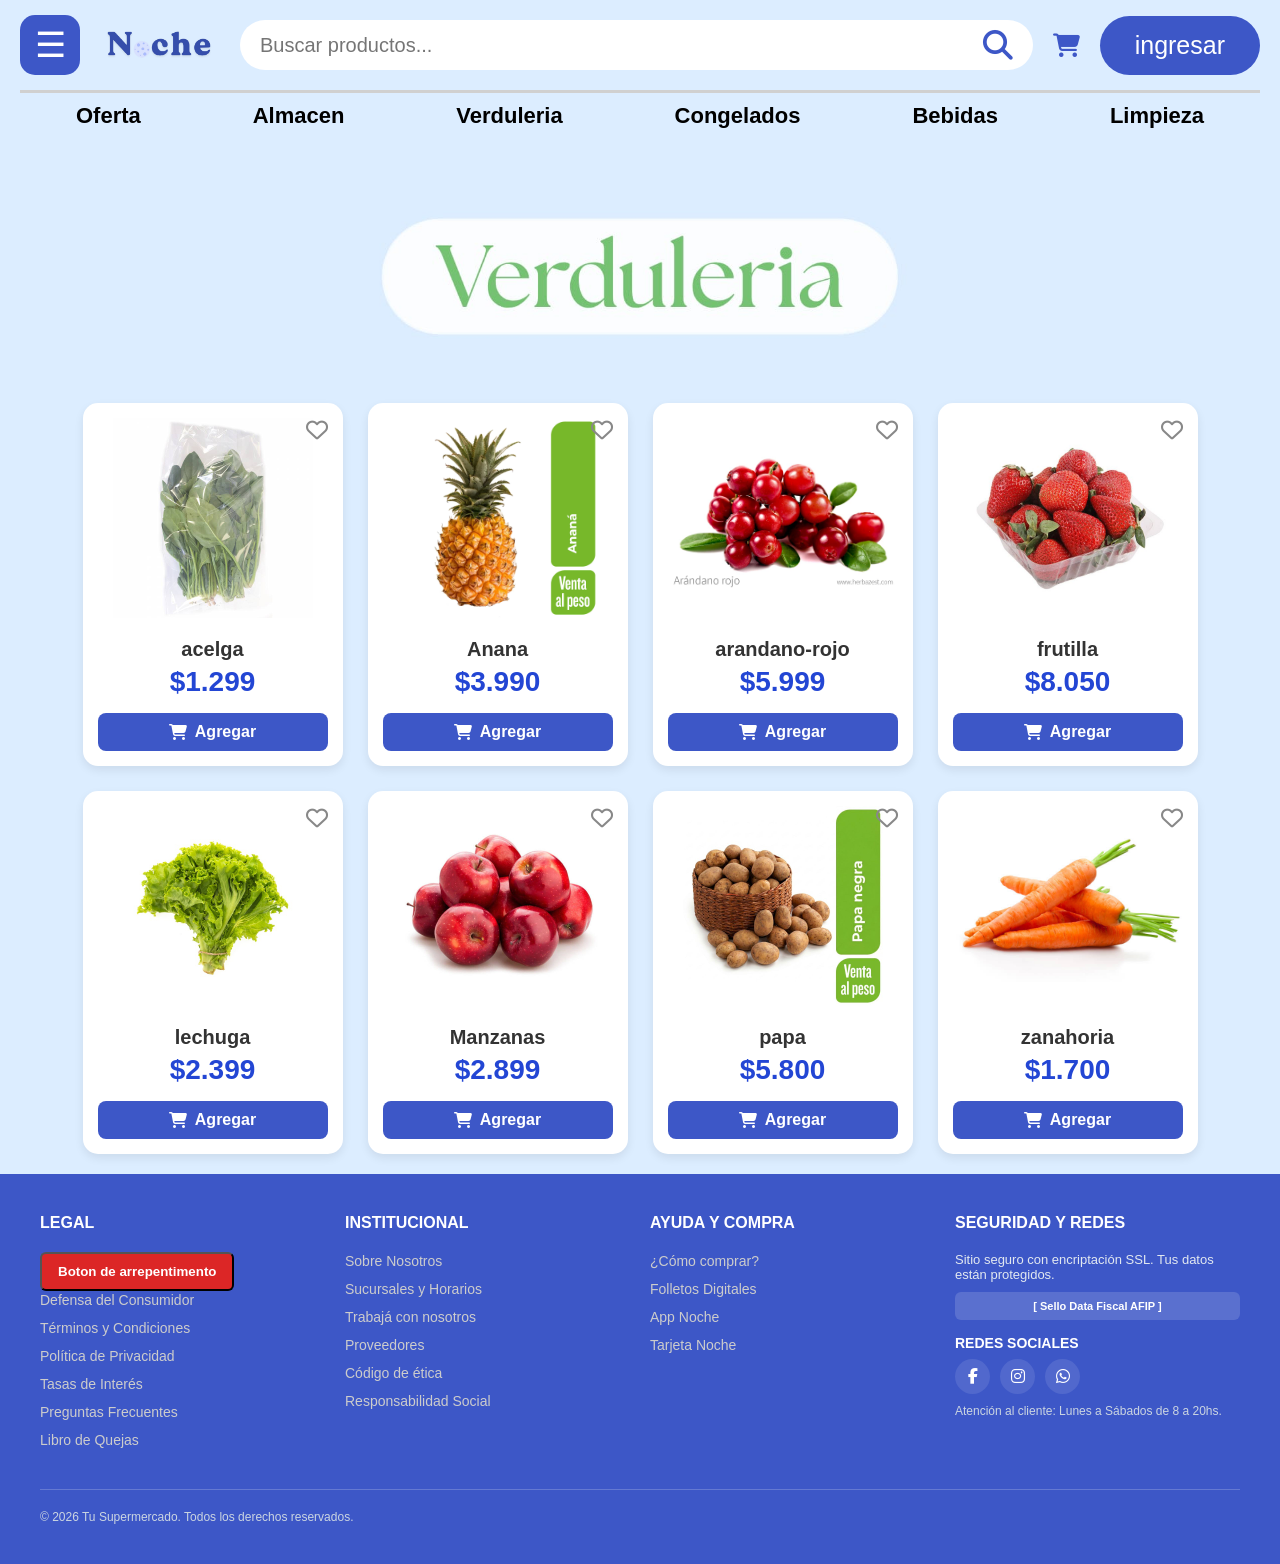
<file: html-ori/verduleria.html>
<!DOCTYPE html>
<html>
    <head>
        <meta charset="UTF-8">
        <meta name="viewport" content="width=device-width,initial-scale=1.0">
        <title>verduleria</title>
        <link rel="stylesheet" href="https://cdnjs.cloudflare.com/ajax/libs/font-awesome/6.5.1/css/all.min.css">
    <link rel="stylesheet" href="https://cdnjs.cloudflare.com/ajax/libs/font-awesome/6.5.1/css/all.min.css">
    <link rel="stylesheet" href="../css/headerymenuyfooter.css">
    <link rel="stylesheet" href="../css/productostargeta.css">
    <link rel="stylesheet" href="../css/modals.css">
    <link rel="stylesheet" href="../css/categorias.css">
    </head>
    <body>
      <div id="menuLateral" class="menu-lateral">
        <span class="cerrar-menu" id="btnCerrar">×</span>
        
        <h2>Menú</h2>
        
        <div class="opcion-menu" id="btnMetodoEntrega">
            <span>Métodos de entrega</span>
            <span>❯</span>
        </div>
        
        <div class="opcion-menu" id="btnAbrirModal">
            <span>Método de pago / Envío</span>
            <span>❯</span>
        </div>

        <div class="opcion-menu">
            <a href="favoritos.html">Favoritos</a>
        </div>

        
        <div class="opcion-menu" id="btnCategorias">
            <span class="categorias-titulo">Categorías</span>
            <span>❯</span>
        </div>

        <div class="otros-servicios">
            <h3>Otros servicios</h3>
            <div class="servicio">
                <i class="fa-solid fa-store"></i> Sucursales
            </div>
            <div class="servicio">
                <i class="fa-solid fa-envelope"></i> Contacto
            </div>
            <div class="servicio">
                <i class="fa-solid fa-phone"></i> 245XXXX
            </div>
            <div class="servicio">
                <i class="fa-brands fa-whatsapp"></i> Contacto por WhatsApp
            </div>
            <div class="servicio">
                <i class="fa-solid fa-clock"></i> Horarios de Atención<br>
                <small>Lunes a Viernes de 9 a 18 hs</small>
            </div>
        </div>
    </div>

    
    <div id="megaMenuCategorias" class="menu-overlay">
        <div class="mega-menu-contenido">
            <span class="cerrar-mega-menu" id="cerrarMegaMenu">&times;</span>
            
            <h2><i class="fa-solid fa-store" style="color: #3d57c7;"></i> Explorá nuestras Categorías</h2>

            
            <div class="grid-categorias">
                
                
                <div class="categoria-item">
                    <h3><i class="fa-solid fa-tv"></i> Electro y tecnología</h3>
                    <ul>
                        <li>Smart TV y Soportes</li>
                        <li>Celulares y Accesorios</li>
                        <li>Climatización (Aires y Estufas)</li>
                    </ul>
                </div>

                
                <div class="categoria-item">
                    <h3><i class="fa-solid fa-basket-shopping"></i> Almacén</h3>
                    <ul>
                        <li>Aceites y Vinagres</li>
                        <li>Arroz y Legumbres</li>
                        <li>Fideos y Panificados</li>
                    </ul>
                </div>

                
                <div class="categoria-item">
                    <h3><i class="fa-solid fa-carrot"></i> Verdulería</h3>
                    <ul>
                        <li>Frutas frescas</li>
                        <li>Verduras de hoja</li>
                        <li>Tubérculos y Raíces</li>
                    </ul>
                </div>

                
                <div class="categoria-item">
                    <h3><i class="fa-solid fa-snowflake"></i> Congelados</h3>
                    <ul>
                        <li>Pizzas y Empanadas</li>
                        <li>Hamburguesas y Medallones</li>
                        <li>Verduras congeladas</li>
                    </ul>
                </div>

                
                <div class="categoria-item">
                    <h3><i class="fa-solid fa-wine-glass"></i> Bebidas</h3>
                    <ul>
                        <li>Gaseosas y Aguas</li>
                        <li>Cervezas y Vinos</li>
                        <li>Jugos e Isotónicos</li>
                    </ul>
                </div>

                
                <div class="categoria-item">
                    <h3><i class="fa-solid fa-pump-soap"></i> Limpieza</h3>
                    <ul>
                        <li>Cuidado de la ropa (Jabones)</li>
                        <li>Limpieza de pisos y baños</li>
                        <li>Papeles y Servilletas</li>
                    </ul>
                </div>

            </div>
        </div>
    </div>

    
    <header></header>

    <main>
        <img src="../imagenes_en_general/banners_supermercado/verduleria.jpeg" class="banner">
        
        <div class="productos">
            
            
            <div class="card">
                <button class="btn-favorito">
                    <i class="fa-regular fa-heart"></i>
                </button>
                <img src="../imagenes_en_general/frutas_verduras/acelga.jpg" alt="acelga">
                <h2>acelga</h2>
                <div class="precio">$1.299</div>
                <button class="btn-carrito">
                    <i class="fa-solid fa-cart-shopping"></i> Agregar
                </button>
            </div>

            
            <div class="card">
                <button class="btn-favorito" title="Guardar en favoritos">
                    <i class="fa-regular fa-heart"></i>
                </button>
                <img src="../imagenes_en_general/frutas_verduras/Anana.jpg" alt="anana">
                <h2>Anana</h2>
                <div class="precio">$3.990</div>
                <button class="btn-carrito">
                    <i class="fa-solid fa-cart-shopping"></i> Agregar
                </button>
            </div>

            
            <div class="card">
                <button class="btn-favorito" title="Guardar en favoritos">
                    <i class="fa-regular fa-heart"></i>
                </button>
                <img src="../imagenes_en_general/frutas_verduras/arandano-rojo.jpg" alt="arandano-rojo">
                <h2>arandano-rojo</h2>
                <div class="precio">$5.999</div>
                <button class="btn-carrito">
                    <i class="fa-solid fa-cart-shopping"></i> Agregar
                </button>
            </div>

            
            <div class="card">
                <button class="btn-favorito" title="Guardar en favoritos">
                    <i class="fa-regular fa-heart"></i>
                </button>
                <img src="../imagenes_en_general/frutas_verduras/frutilla.jpg" alt="frutilla">
                <h2>frutilla</h2>
                <div class="precio">$8.050</div>
                <button class="btn-carrito">
                    <i class="fa-solid fa-cart-shopping"></i> Agregar
                </button>
            </div>

            
            <div class="card">
                <button class="btn-favorito" title="Guardar en favoritos">
                    <i class="fa-regular fa-heart"></i>
                </button>
                <img src="../imagenes_en_general/frutas_verduras/lechuga.jpg" alt="lechuga">
                <h2>lechuga</h2>
                <div class="precio">$2.399</div>
                <button class="btn-carrito">
                    <i class="fa-solid fa-cart-shopping"></i> Agregar
                </button>
            </div>

            
            <div class="card">
                <button class="btn-favorito" title="Guardar en favoritos">
                    <i class="fa-regular fa-heart"></i>
                </button>
                <img src="../imagenes_en_general/frutas_verduras/manzana-deliciosa.jpg" alt="Manzana">
                <h2>Manzanas</h2>
                <div class="precio">$2.899</div>
                <button class="btn-carrito">
                    <i class="fa-solid fa-cart-shopping"></i> Agregar
                </button>
            </div>

            
            <div class="card">
                <button class="btn-favorito" title="Guardar en favoritos">
                    <i class="fa-regular fa-heart"></i>
                </button>
                <img src="../imagenes_en_general/frutas_verduras/papa.jpeg" alt="papa">
                <h2>papa</h2>
                <div class="precio">$5.800</div>
                <button class="btn-carrito">
                    <i class="fa-solid fa-cart-shopping"></i> Agregar
                </button>
            </div>

            
            <div class="card">
                <button class="btn-favorito" title="Guardar en favoritos">
                    <i class="fa-regular fa-heart"></i>
                </button>
                <img src="../imagenes_en_general/frutas_verduras/zanahoria.jpg" alt="zanahoria">
                <h2>zanahoria</h2>
                <div class="precio">$1.700</div>
                <button class="btn-carrito">
                    <i class="fa-solid fa-cart-shopping"></i> Agregar
                </button>
            </div>

        </div>
    </main>
    <footer class="mi-footer">
        
        <div class="footer-container">
            
            
            <div class="footer-columna">
                <h3>Legal</h3>
                <ul>
                     <button class="boton-de-arrepentimiento">Boton de arrepentimento</button>
                    <li><a href="#">Defensa del Consumidor</a></li>
                    <li><a href="#">Términos y Condiciones</a></li>
                    <li><a href="#">Política de Privacidad</a></li>
                    <li><a href="#">Tasas de Interés</a></li>
                    <li><a href="#">Preguntas Frecuentes</a></li>
                    <li><a href="#">Libro de Quejas</a></li>
                </ul>
            </div>

            
            <div class="footer-columna">
                <h3>Institucional</h3>
                <ul>
                    <li><a href="#">Sobre Nosotros</a></li>
                    <li><a href="#">Sucursales y Horarios</a></li>
                    <li><a href="#">Trabajá con nosotros</a></li>
                    <li><a href="#">Proveedores</a></li>
                    <li><a href="#">Código de ética</a></li>
                    <li><a href="#">Responsabilidad Social</a></li>
                </ul>
            </div>

            
            <div class="footer-columna">
                <h3>Ayuda y Compra</h3>
                <ul>
                    <li><a href="#">¿Cómo comprar?</a></li>
                    <li><a href="#">Folletos Digitales</a></li>
                    <li><a href="#">App Noche</a></li>
                    <li><a href="#">Tarjeta Noche</a></li>
                </ul>
            </div>

            
            <div class="footer-columna">
                <h3>Seguridad y Redes</h3>
                <p style="font-size: 13px; color: #e2e8f0; margin-bottom: 10px;">
                    Sitio seguro con encriptación SSL. Tus datos están protegidos.
                </p>
                <div style="background: rgba(255,255,255,0.15); padding: 8px; border-radius: 6px; text-align: center; font-size: 11px; color: #fff; font-weight: bold; margin-bottom: 15px;">
                    [ Sello Data Fiscal AFIP ]
                </div>
                
                <h3 style="font-size: 14px; margin-top: 10px; margin-bottom: 8px;">Redes Sociales</h3>
                <div class="footer-redes" style="margin-bottom: 10px;">
                    <a href="#"><i class="fa-brands fa-facebook-f"></i></a>
                    <a href="#"><i class="fa-brands fa-instagram"></i></a>
                    <a href="#"><i class="fa-brands fa-whatsapp"></i></a>
                </div>
                <p style="font-size: 12px; color: #cbd5e1;">
                    Atención al cliente: Lunes a Sábados de 8 a 20hs.
                </p>
            </div>
         
        </div>

        
        <div class="footer-bottom-bar" style="max-width: 1200px; margin: 30px auto 0 auto; padding-top: 20px; border-top: 1px solid rgba(255,255,255,0.2); display: flex; justify-content: space-between; align-items: center; flex-wrap: wrap; gap: 15px;">
            <p style="font-size: 12px; color: #cbd5e1; margin: 0;">
                © 2026 Tu Supermercado. Todos los derechos reservados.
            </p>
        </div>
</footer>

   
    <div id="miModal" class="modal-overlay">
        <div class="modal-contenido">
            <span class="cerrar-modal" id="btnCerrarModal">&times;</span>
            
            <h2><i class="fa-solid fa-wallet" style="color: #3d57c7;"></i> Medios de Pago Disponibles</h2>
            <p>Aboná de forma segura con cualquiera de nuestras opciones habilitadas.</p>
            
            
            <div class="opcion-modal">
                <div style="display: flex; align-items: center; gap: 18px; margin-bottom: 10px;">
                    <i class="fa-solid fa-qrcode" style="font-size: 34px; color: #3d57c7;"></i>
                    <strong style="font-size: 26px; color: #1a1a1a;">Billeteras Virtuales y QR</strong>
                </div>
                <span style="font-size: 18px; color: #555; display: block; margin-left: 52px; font-weight: normal;">
                    Mercado Pago, MODO, Cuenta DNI, Ualá, Personal Pay (QR Interoperable)
                </span>
            </div>

            
            <div class="opcion-modal">
                <div style="display: flex; align-items: center; gap: 18px; margin-bottom: 10px;">
                    <i class="fa-solid fa-credit-card" style="font-size: 34px; color: #3d57c7;"></i>
                    <strong style="font-size: 26px; color: #1a1a1a;">Tarjetas de Débito y Crédito</strong>
                </div>
                <span style="font-size: 18px; color: #555; display: block; margin-left: 52px; font-weight: normal;">
                    Visa, Mastercard, American Express, Naranja X, Cabal
                </span>
            </div>

            
            <div class="opcion-modal">
                <div style="display: flex; align-items: center; gap: 18px; margin-bottom: 10px;">
                    <i class="fa-solid fa-money-bill-transfer" style="font-size: 34px; color: #3d57c7;"></i>
                    <strong style="font-size: 26px; color: #1a1a1a;">Efectivo / Transferencia Bancaria</strong>
                </div>
                <span style="font-size: 18px; color: #555; display: block; margin-left: 52px; font-weight: normal;">
                    Pesos en efectivo al recibir o transferencia directa online
                </span>
            </div>
        </div>
    </div>
    
    <div id="modalEntrega" class="modal-overlay-entrega">
        <div class="modal-contenido-entrega">
            <span class="cerrar-modal-entrega">&times;</span>
            <h2><i class="fa-solid fa-truck-fast" style="color: #3d57c7;"></i> Seleccioná tu método de entrega</h2>

            <div class="opcion-entrega">
                <h3><i class="fa-solid fa-house-chimney"></i> Envío a domicilio en franjas horarias</h3>
                <p>Recibís tu compra en tu casa eligiendo un rango de horario específico.</p>
            </div>

            <div class="opcion-entrega">
                <h3><i class="fa-solid fa-bolt"></i> Envío rápido o express</h3>
                <p>Entregas en pocas horas o en minutos para pedidos de menor volumen o urgencias.</p>
            </div>

            <div class="opcion-entrega">
                <h3><i class="fa-solid fa-store"></i> Retiro en tienda (Pick up)</h3>
                <p>Pasás a buscar tu pedido armado por la sucursal sin costo adicional.</p>
            </div>

            <div class="opcion-entrega">
                <h3><i class="fa-solid fa-car-side"></i> Retiro al auto (Drive-thru / Al auto)</h3>
                <p>Te acercas al estacionamiento del supermercado y colocan las compras directamente en tu baúl sin que tengas que bajar.</p>
            </div>
        <script src="../scripts/header.js"></script>
    <script src="../scripts/metododepago.js"></script>
    <script src="../scripts/metododeentrega.js"></script>
    <script src="../scripts/categorias.js"></script>
    </body>
</html>
</file>
<file: css/headerymenuyfooter.css>
* {
    margin: 0;
    padding: 0;
    box-sizing: border-box;
}

body {
    font-family: Arial, sans-serif;
    background: #dcedff;
}
header {
    position: fixed;   
    top: 0;
    left: 0;
    width: 100%;
    background: #dcedff; 
    padding: 10px 20px;  
    z-index: 1000;       
}

.menu-lateral {
    position: fixed;
    top: 0px;
    left: -450px;
    width: 430px;
    height: 100%;
    background: #6ea1dc;
    padding: 25px;
    transition: 0.4s;
    z-index: 2000;       
    overflow-y: auto;
}

.menu-lateral.activo {
    left: 0;
}


main, section, #oferta {
    padding-top: 170px;  
}

.menu-lateral::-webkit-scrollbar {
    width: 10px;
}

.menu-lateral::-webkit-scrollbar-track {
    background: white;
    border-radius: 10px;
}

.menu-lateral::-webkit-scrollbar-thumb {
    background: #3d57c7;
    border-radius: 10px;
}

.menu-lateral::-webkit-scrollbar-thumb:hover {
    background: #2b429e;
}

.cerrar-menu {
    position: absolute;
    top: 15px;
    right: 20px;
    font-size: 40px;
    font-weight: bold;
    color: black;
    cursor: pointer;
    line-height: 1;
    transition: 0.2s;
}

.cerrar-menu:hover {
    color: #3d57c7;
    transform: scale(1.2);
}

.menu-logo {
    margin-top: 40px;
}

.menu-logo img {
    width: 180px;
}

.menu-lateral h2 {
    font-size: 55px;
    margin-top: 20px;
    color: black;
}

.subtitulo {
    margin-top: 10px;
    font-size: 22px;
    color: #222;
    margin-bottom: 20px;
}

.opcion-menu {
    display: flex;
    justify-content: space-between;
    align-items: center;
    border-top: 4px solid #3556c7;
    padding: 18px 0;
    font-size: 28px;
    font-weight: bold;
    cursor: pointer;
}

.opcion-menu:last-child {
    border-bottom: 4px solid #3556c7;
}

.otros-servicios {
    margin-top: 180px;
}

.otros-servicios h3 {
    font-size: 28px;
    margin-bottom: 15px;
    border-bottom: 4px solid #3556c7;
    padding-bottom: 10px;
}

.servicio {
    margin: 20px 0;
    font-size: 22px;
    color: #111;
}

.servicio small {
    display: block;
    margin-left: 35px;
    margin-top: 8px;
    font-size: 18px;
}

.menu {
    width: 60px;
    height: 60px;
    background: #3d57c7;
    color: white;
    border-radius: 15px;
    display: flex;
    justify-content: center;
    align-items: center;
    font-size: 35px;
    cursor: pointer;
    transition: 0.3s;
}

.menu:hover {
    transform: scale(1.1);
}

.top {
    display: flex;
    align-items: center;
    justify-content: space-between;
    margin-top: 5px;
    gap: 20px;
}

.logo a {
    display: flex;
    align-items: center;
}

.logo img {
    width: 120px;       
    max-height: 45px;   
    object-fit: contain;
}

.buscador {
    flex: 1;
    display: flex;
    align-items: center;
    background: white;
    border-radius: 40px;
    padding: 10px 20px;
}

.buscador input {
    flex: 1;
    border: none;
    background: none;
    outline: none;
    font-size: 20px;
}

.buscador button {
    border: none;
    background: none;
    cursor: pointer;
}

.buscador button img {
    width: 35px;
}

.iconos {
    display: flex;
    align-items: center;
    gap: 20px;
}

.iconos img {
    width: 45px;
    cursor: pointer;
    transition: 0.3s;
}

.iconos img:hover {
    transform: scale(1.1);
}

.ingresar {
    background: #3d57c7;
    color: white;
    border: none;
    padding: 15px 35px;
    border-radius: 30px;
    font-size: 25px;
    cursor: pointer;
    transition: 0.3s;
}

.ingresar:hover {
    transform: scale(1.05);
}

.categorias {
    display: flex;
    justify-content: space-around;
    margin-top: 15px;
    border-top: 3px solid #d0d0d0;
    padding-top: 10px;
}

.categorias a {
    text-decoration: none;
    color: black;
    font-size: 22px;
    font-weight: bold;
    transition: 0.3s;
}

.categorias a:hover {
    color: #3d57c7;
}

.categorias a.activo {
    color: #3d57c7;
}

a {
    text-decoration: none; 
    color: #000000;         
}


a:visited {
    color: #000000;
}


a:hover {
    color: #333333; 
}


a:active {
    color: #FFFFFF; 
}


.icono-lupa {
  color: #3d57c7;
  font-size: 30px;
  transition: color 0.3s ease;
}

.buscador button:hover .icono-lupa {
  color: #1de6e9; 
}


.icono-carrito {
  color: #3d57c7;
  font-size: 24px;
  transition: transform 0.2s ease, color 0.2s ease;
}

.iconos:hover .icono-carrito {
  color: #00d9ff; 
  transform: scale(1.1); 
}


html, body {
    height: 100%;
    margin: 0;
    display: flex;
    flex-direction: column;
}


main {
    flex: 1;
}


.mi-footer {
    background-color: #3d57c7; 
    color: #cccccc;            
    padding: 40px 20px;
    font-family: Arial, sans-serif;
    margin-top: auto;          
}


.footer-container {
    max-width: 1200px;
    margin: 0 auto;
    display: flex;
    flex-wrap: wrap;
    justify-content: space-between;
    gap: 20px;
}


.footer-columna {
    flex: 1;
    min-width: 200px;
}


.footer-columna h3 {
    color: #ffffff; 
    font-size: 16px;
    margin-bottom: 20px;
    text-transform: uppercase;
}


.footer-columna ul {
    list-style: none;
    padding: 0;
    margin: 0;
}

.footer-columna ul li {
    margin-bottom: 10px;
}


.footer-columna ul li a {
    color: #cccccc;
    text-decoration: none;
    font-size: 14px;
    transition: color 0.3s ease;
}


.footer-columna ul li a:hover {
    color: #ffffff;
}


.footer-redes {
    display: flex;
    gap: 10px;
}


.footer-redes a {
    display: inline-flex;
    justify-content: center;
    align-items: center;
    width: 35px;
    height: 35px;
    background-color: rgba(255, 255, 255, 0.1);
    color: #ffffff;
    border-radius: 50%;
    text-decoration: none;
    transition: background 0.3s ease;
}

.footer-redes a:hover {
    background-color: rgba(255, 255, 255, 0.3);
}

.boton-de-arrepentimiento {
    background-color: #dc2626; 
    color: #ffffff;            
    padding: 10px 16px;        
    border-radius: 6px;        
    text-decoration: none;     
    font-weight: bold;         
    display: inline-block;     
    text-align: center;
    transition: background-color 0.3s ease; 
}


.boton-de-arrepentimiento:hover {
    background-color: #b91c1c; 
}
</file>
<file: css/productostargeta.css>
.banner {
    max-width: 900px;     
    width: 90%;            
    height: auto;          
    object-fit: cover;      
    display: block;
    margin: 20px auto;      
    border-radius: 15px;    
    position: relative;
    z-index: 2;
}

.productos,
.productos-limpieza,
.productos-bebidas {
    display: flex;
    flex-wrap: wrap;             
    justify-content: center;     
    gap: 25px;                   
    padding: 20px;
    max-width: 1200px;           
    margin: 0 auto;             
}


.card {
    width: 260px;
    background: white;
    padding: 15px;
    border-radius: 15px;         
    box-shadow: 0 4px 10px rgba(0, 0, 0, 0.08); 
    display: flex;
    flex-direction: column;      
    align-items: center;         
    text-align: center;
    cursor: pointer;
    transition: transform 0.3s ease, box-shadow 0.3s ease;
}

.card:hover {
    transform: translateY(-5px); 
    box-shadow: 0 8px 15px rgba(0, 0, 0, 0.15);
}


.card img {
    width: 100%;
    height: 200px;               
    object-fit: contain;        
    margin-bottom: 10px;
}


.card h2 {
    font-size: 20px;
    color: #333;
    margin: 10px 0 5px 0;
}

.precio {
    color: #2346d4;
    font-size: 28px;
    font-weight: bold;
    margin-top: auto;            
}

.viejo {
    color: gray;
    text-decoration: line-through;
    font-size: 18px;
    margin-right: 8px;
}


.card {
    position: relative; 
}

.btn-favorito {
    position: absolute;
    top: 15px;
    right: 15px;
    background: none;
    border: none;
    font-size: 22px;
    color: #888;
    cursor: pointer;
    transition: 0.2s;
}


.btn-favorito:hover {
    color: #e74c3c; 
    transform: scale(1.2);
}


.btn-carrito {
    width: 100%;
    margin-top: 15px;
    background: #3d57c7;
    color: white;
    border: none;
    padding: 10px;
    border-radius: 8px;
    font-size: 16px;
    font-weight: bold;
    cursor: pointer;
    transition: 0.2s;
    display: flex;
    align-items: center;
    justify-content: center;
    gap: 8px;
}

.btn-carrito:hover {
    background: #2b429e;
}
h1 {
    color: #2346d4;
    text-align: center;
}
</file>
<file: css/modals.css>
.modal-overlay {
    display: none;
    position: fixed;
    top: 0;
    left: 0;
    width: 100%;
    height: 100%;
    background: rgba(0, 0, 0, 0.75);
    z-index: 3000;
    justify-content: center;
    align-items: center;
}

.modal-contenido {
    background: white;
    padding: 60px 70px;
    border-radius: 30px;
    width: 92%;
    max-width: 1100px;
    text-align: center;
    position: relative;
    box-shadow: 0 15px 40px rgba(0,0,0,0.6);
    max-height: 90vh;
    overflow-y: auto;
}

.cerrar-modal {
    position: absolute;
    top: 25px;
    right: 35px;
    font-size: 50px;
    cursor: pointer;
    color: #333;
    line-height: 1;
}

.cerrar-modal:hover {
    color: red;
}

.opcion-modal {
    background: #f0f4ff;
    padding: 30px 35px;
    margin: 25px 0;
    border-radius: 20px;
    cursor: pointer;
    transition: 0.2s;
    box-shadow: 0 6px 12px rgba(0,0,0,0.08);
    text-align: left;
    border: 2px solid #d0dfff;
}

.opcion-modal:hover {
    background: #3d57c7;
    color: white;
    transform: scale(1.02);
    border-color: #3d57c7;
}

.opcion-modal:hover span, 
.opcion-modal:hover strong,
.opcion-modal:hover i {
    color: white !important;
}

.modal-contenido h2 {
    font-size: 46px;
    margin-bottom: 15px;
    color: #1a1a1a;
}

.modal-contenido p {
    color: #555;
    margin-bottom: 40px;
    font-size: 22px;
}


.modal-vista {
    display: none;
}

.modal-vista.active {
    display: block;
}


.btn-volver {
    position: absolute;
    top: 25px;
    left: 35px;
    background: transparent;
    border: none;
    font-size: 18px;
    font-weight: bold;
    color: #3d57c7;
    cursor: pointer;
    display: flex;
    align-items: center;
    gap: 8px;
    transition: 0.2s;
}

.btn-volver:hover {
    color: #1a1a1a;
    transform: translateX(-3px);
}

.tarjeta-contenedor {
    display: flex;
    gap: 30px;
    align-items: center;
    justify-content: center;
    text-align: left;
    margin-top: 10px;
    flex-wrap: wrap;
}


.tarjeta-tarjeta {
    width: 330px;
    height: 200px;
    background: linear-gradient(135deg, #141e30, #243b55);
    border-radius: 18px;
    padding: 22px;
    color: white;
    box-shadow: 0 12px 25px rgba(0, 0, 0, 0.3);
    display: flex;
    flex-direction: column;
    justify-content: space-between;
    position: relative;
    box-sizing: border-box;
}

.tarjeta-header {
    display: flex;
    justify-content: space-between;
    align-items: center;
}

.chip-tarjeta {
    width: 42px;
    height: 30px;
    background: linear-gradient(135deg, #fceabb, #f8b500);
    border-radius: 6px;
}


.logo-mastercard {
    display: flex;
}
.logo-mastercard .circle {
    width: 28px;
    height: 28px;
    border-radius: 50%;
    opacity: 0.9;
}
.logo-mastercard .red {
    background-color: #eb001b;
}
.logo-mastercard .yellow {
    background-color: #ff5f00;
    margin-left: -12px;
}

.tarjeta-numero {
    font-size: 20px;
    letter-spacing: 2.5px;
    font-family: 'Courier New', Courier, monospace;
    font-weight: bold;
}

.tarjeta-footer {
    display: flex;
    justify-content: space-between;
    align-items: flex-end;
}

.tarjeta-grupo small {
    font-size: 10px;
    text-transform: uppercase;
    color: #a0aec0;
    display: block;
    margin-bottom: 3px;
}

.tarjeta-nombre, .tarjeta-vencimiento {
    font-size: 14px;
    font-weight: 600;
    text-transform: uppercase;
    letter-spacing: 1px;
}


.form-tarjeta {
    flex: 1;
    min-width: 280px;
    display: flex;
    flex-direction: column;
    gap: 15px;
}

.input-grupo {
    display: flex;
    flex-direction: column;
    gap: 5px;
}

.input-grupo label {
    font-size: 14px;
    font-weight: 600;
    color: #333;
}

.input-wrapper {
    position: relative;
    display: flex;
    align-items: center;
}

.input-wrapper input {
    width: 100%;
}

.icono-input {
    position: absolute;
    right: 15px;
    font-size: 22px;
    color: #eb001b;
}

.form-tarjeta input {
    padding: 12px 15px;
    border: 2px solid #e2e8f0;
    border-radius: 10px;
    font-size: 15px;
    outline: none;
    transition: 0.2s;
    box-sizing: border-box;
}

.form-tarjeta input:focus {
    border-color: #3d57c7;
    box-shadow: 0 0 0 3px rgba(61, 87, 199, 0.15);
}

.input-fila {
    display: flex;
    gap: 15px;
}

.input-fila .input-grupo {
    flex: 1;
}


.btn-pagar {
    background: #3d57c7;
    color: white;
    padding: 14px;
    border: none;
    border-radius: 12px;
    font-size: 17px;
    font-weight: bold;
    cursor: pointer;
    transition: 0.2s;
    display: flex;
    align-items: center;
    justify-content: center;
    gap: 10px;
    margin-top: 10px;
}

.btn-pagar:hover {
    background: #2b42a7;
    transform: translateY(-2px);
    box-shadow: 0 6px 15px rgba(61, 87, 199, 0.3);
}

.modal-overlay-entrega {
    display: none; 
    position: fixed;
    top: 0;
    left: 0;
    width: 100%;
    height: 100%;
    background: rgba(0, 0, 0, 0.7);
    z-index: 3000;
    justify-content: center;
    align-items: center;
}

.modal-contenido-entrega {
    background: white;
    padding: 120px;
    border-radius: 25px;
    width: 95%;
    max-width: 1300px; 
    text-align: center;
    position: relative;
    box-shadow: 0 10px 30px rgba(0,0,0,0.5);
}

.modal-contenido-entrega h2 {
    font-size: 50px;
    margin-bottom: 30px;
    color: #1a1a1a;
}

.cerrar-modal-entrega {
    position: absolute;
    top: 20px;
    right: 30px;
    font-size: 45px;
    cursor: pointer;
    color: #333;
    line-height: 1;
}

.cerrar-modal-entrega:hover {
    color: red;
}

.opcion-entrega {
    background: #f0f4ff;
    padding: 25px 30px;
    margin: 15px 0;
    border-radius: 15px;
    text-align: left;
    cursor: pointer;
    transition: 0.2s;
    box-shadow: 0 4px 6px rgba(0,0,0,0.1);
}

.opcion-entrega:hover {
    background: #3d57c7;
    color: white;
    transform: scale(1.02);
}

.opcion-entrega h3 {
    font-size: 30px;
    margin: 0 0 10px 0;
    color: #2c3e50;
}

.opcion-entrega:hover h3 {
    color: white; 
}

.opcion-entrega p {
    font-size: 20px;
    margin: 0;
    color: #555;
}

.opcion-entrega:hover p {
    color: #e0e0e0; 
}
</file>
<file: css/categorias.css>
.menu-overlay {
    display: none;
    position: fixed;
    top: 0;
    left: 0;
    width: 100vw;
    height: 100vh;
    background: rgba(0, 0, 0, 0.6);
    z-index: 4000;
}

.menu-overlay.activo {
    display: block;
}


.mega-menu-contenido {
    position: fixed;
    top: 0;
    left: 290px;
    width: 900px; 
    height: 100vh;
    background: white;
    padding: 40px;
    box-shadow: 15px 0 40px rgba(0, 0, 0, 0.3);
    z-index: 4001;
    overflow-y: auto;
}


.cerrar-mega-menu {
    position: absolute;
    top: 25px;
    right: 30px;
    font-size: 45px;
    cursor: pointer;
    color: #333;
    font-weight: bold;
}

.cerrar-mega-menu:hover {
    color: red;
}


.mega-menu-contenido > h2 {
    font-size: 34px;
    color: #1d3557;
    margin-bottom: 30px;
    display: flex;
    align-items: center;
    gap: 15px;
}


.grid-categorias {
    display: grid;
    grid-template-columns: repeat(2, 1fr);
    gap: 30px;
}


.categoria-item {
    background: #f8f9fa;
    padding: 25px;
    border-radius: 15px;
    border-left: 8px solid #3d57c7;
    transition: 0.2s;
}

.categoria-item:hover {
    background: #f0f4ff;
    transform: translateY(-3px);
}


.categoria-item h3 {
    font-size: 24px;
    color: #3d57c7;
    margin: 0 0 15px 0;
    display: flex;
    align-items: center;
    gap: 12px;
}

.categoria-item ul {
    list-style: none;
    padding: 0;
    margin: 0;
}


.categoria-item li {
    font-size: 19px; 
    color: #1a202c;
    padding: 8px 0;
    cursor: pointer;
    font-weight: 500;
}

.categoria-item li:hover {
    color: #3d57c7;
    font-weight: bold;
    padding-left: 8px;
}


.categorias-titulo {
    color: #000000; 
    font-size: 30px; 
    transition: color 0.2s ease; 
}


.categorias-titulo:hover {
    color: #f0f0f0; 
}
</file>
<file: css/favoritos.css>
.seccion-favoritos {
    text-align: center; 
    margin-top: 50px;   
}

.seccion-favoritos p {
    color: #000000;     
    font-size: 18px;    
}
</file>
<file: css/login.css>
body {
    background: #dcedff;
}
.iniciarSesion {
    text-align: center;
    font-size: 40px;
    color: #3d57c7;
    margin-top: 0;
    font-family: Domine, sans-serif;
}

.noche {
    text-align: center;
    font-size: 60px;
    color: #3d57c7;
    font-weight: 700;
}

.cajatexto {
    background-color: #3d57c7;
    color: #ffffff;
    border: 1px solid transparent;
    border-radius: 8px;
    padding: 10px 18px;
    font-size: 16px;
    font-weight: 500;
    box-sizing: border-box;
    transition: background-color 0.2s ease, transform 0.1s ease;
}

.cajatexto:focus,
.cajatexto:active {
    color: #ffffff;
    background-color: #3d57c7;
    outline: none;
}

.cajatexto:hover {
    background-color: #2f45a3;
}

.cajatexto:active {
    transform: scale(0.98);
}

.cajatexto::placeholder {
    color: rgba(255, 255, 255, 0.7);
}

.cajitastexto {
    display: flex;
    flex-direction: column;
    align-items: center;
    justify-content: center;
    gap: 15px;
    min-height: 100vh;
}

.logonoche {
    position: absolute;
    top: 2vw;
    left: 3vw;
    width: 8vw;
    min-width: 50px;
    height: auto;
}
.ingresar {
    background: linear-gradient(180deg, #ffffff 0%, #d4d4d4 40%, #a1a1a1 50%, #e6e6e6 100%);
    color: #222222;                
    font-size: 15px;
    font-weight: bold;
    text-transform: uppercase;
    letter-spacing: 1px;
    
    padding: 10px 24px;
    border-radius: 50px;           
    
  
    border: 1px solid #b5b5b5;     
    outline: none;
    box-shadow: none;               
    
    cursor: pointer;
    transition: transform 0.15s ease, background 0.2s ease;
}

.ingresar:hover {
    transform: translateY(-3px);  
    background: linear-gradient(180deg, #ffffff 0%, #e0e0e0 40%, #b5b5b5 50%, #f0f0f0 100%);
}

.ingresar:active {
    transform: translateY(1px) scale(0.98); 
    background: linear-gradient(180deg, #a1a1a1 0%, #c4c4c4 50%, #ffffff 100%);
    box-shadow: none;              
}
</file>
<file: css/perfildeusuario.css>
:root {
    --primary-color: #1a4f8b;
    --accent-color: #e23e57;
    --bg-color: #eaf2ff;
    --card-bg: #ffffff;
    --text-color: #333333;
    --text-light: #666666;
}

* {
    box-sizing: border-box;
    margin: 0;
    padding: 0;
    font-family: 'Segoe UI', Tahoma, Geneva, Verdana, sans-serif;
}

body {
    margin: 0;
    padding: 0; 
    
}

main {
    margin-top: 140px;
    padding: 20px;
}

.container {
    max-width: 600px;
    margin: 0 auto;
}

.user-avatar-container {
    display: flex;
    justify-content: center;
    margin-bottom: 30px;
}

.user-avatar-circle {
    width: 100px;
    height: 100px;
    background-color: var(--card-bg);
    border-radius: 50%;
    display: flex;
    align-items: center;
    justify-content: center;
    box-shadow: 0 4px 12px rgba(26, 79, 139, 0.08);
    border: 3px solid var(--primary-color);
}

.user-avatar-circle i {
    font-size: 2.8rem;
    color: var(--primary-color);
}

.page-title {
    font-size: 1.5rem;
    color: var(--primary-color);
    margin-bottom: 20px;
    text-align: center;
    font-weight: bold;
}

.menu-list {
    display: flex;
    flex-direction: column;
    gap: 12px;
}

.menu-item {
    background: var(--card-bg);
    padding: 16px 20px;
    border-radius: 10px;
    text-decoration: none;
    color: var(--text-color);
    box-shadow: 0 2px 8px rgba(26, 79, 139, 0.05);
    display: flex;
    align-items: center;
    gap: 15px;
    transition: background-color 0.2s, box-shadow 0.2s;
}

.menu-item:hover {
    background-color: #f4f8ff;
    box-shadow: 0 4px 12px rgba(26, 79, 139, 0.1);
}

.menu-item .icon {
    font-size: 1.5rem;
    color: var(--primary-color);
    width: 30px;
    text-align: center;
}

.menu-item .info h3 {
    font-size: 1rem;
    margin-bottom: 2px;
    color: var(--primary-color);
}

.menu-item .info p {
    font-size: 0.85rem;
    color: var(--text-light);
}

.menu-item.regret {
    background: #fff3f3;
}

.menu-item.regret:hover {
    background-color: #ffeaea;
}

.menu-item.regret .icon,
.menu-item.regret .info h3 {
    color: var(--accent-color);
}

.menu-item.danger .icon,
.menu-item.danger .info h3 {
    color: var(--accent-color);
}
</file>
